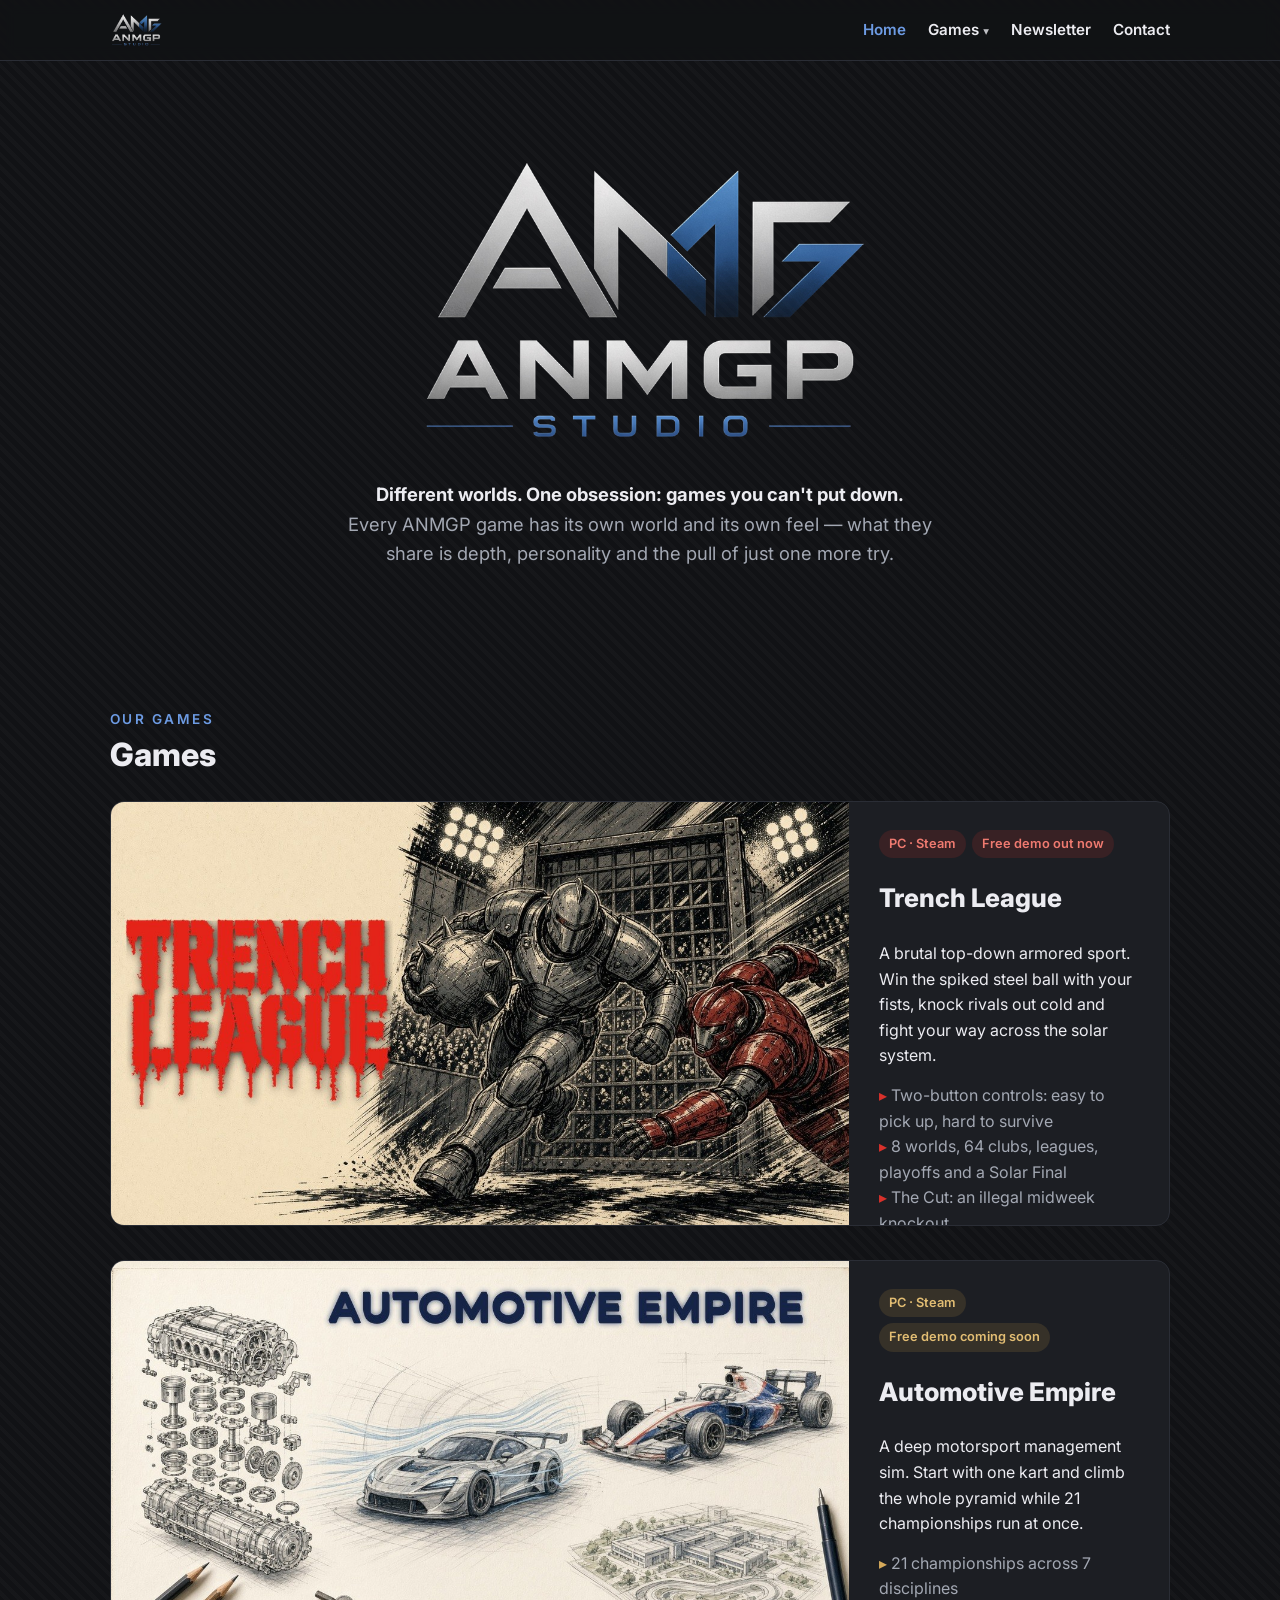
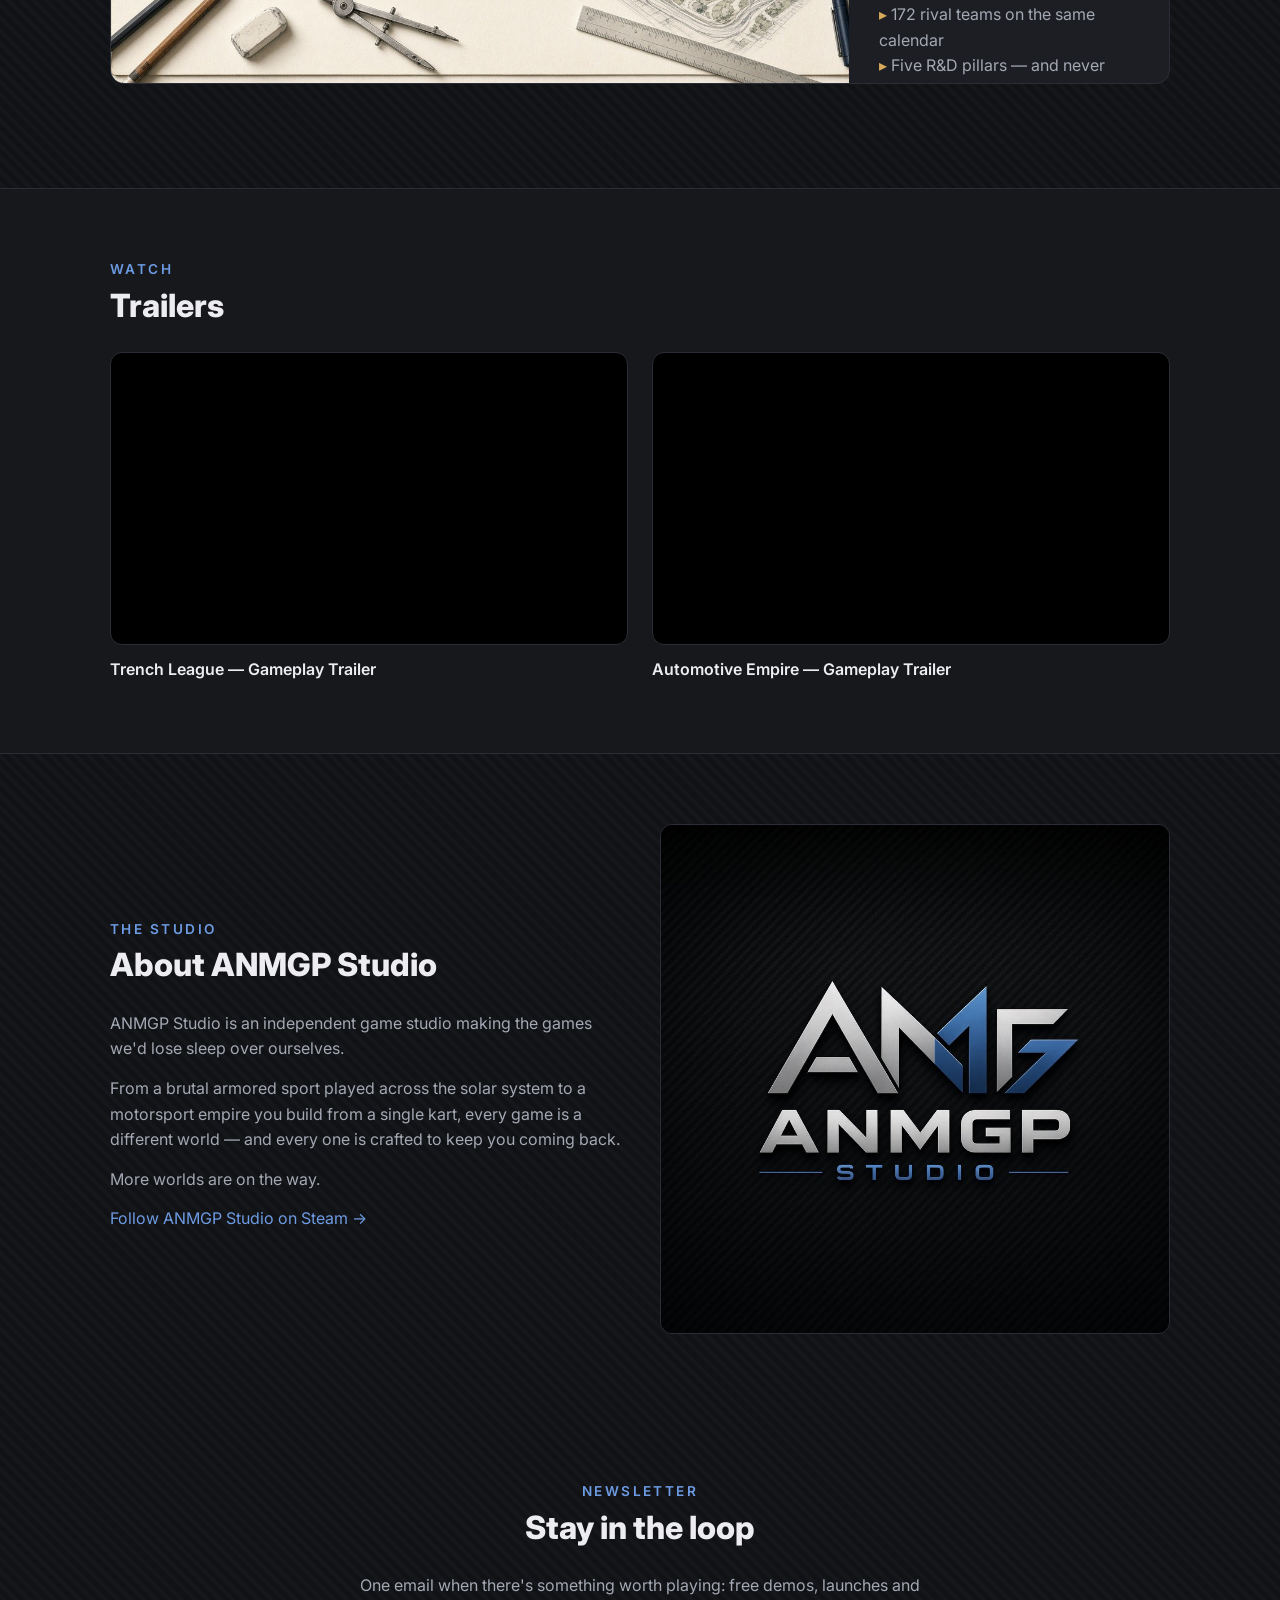
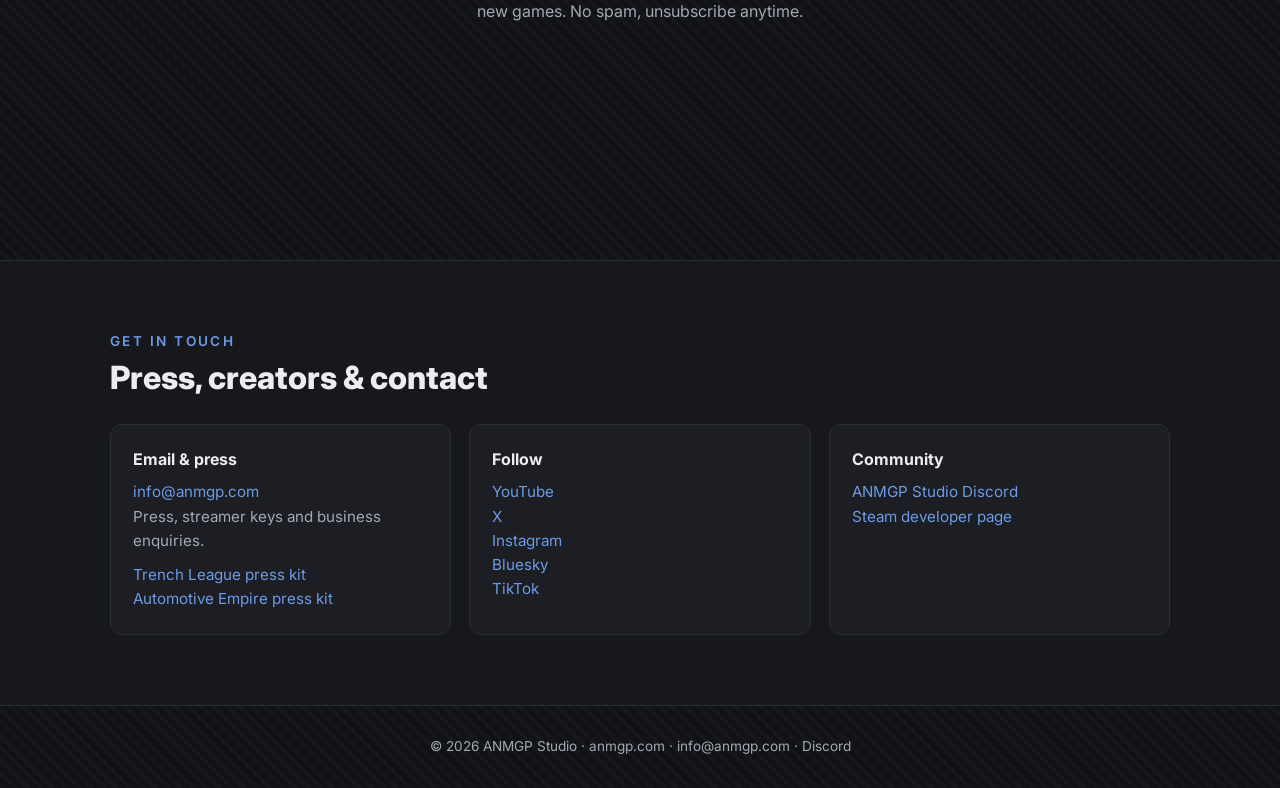
<file: index.html>
<!doctype html>
<html lang="en">
<head>
<meta charset="utf-8">
<meta name="viewport" content="width=device-width, initial-scale=1">
<title>ANMGP Studio — Independent Game Studio</title>
<meta name="description" content="ANMGP Studio is an independent game studio. Different worlds, one obsession: games you can't put down. Trench League · Automotive Empire.">
<meta property="og:title" content="ANMGP Studio — Independent Game Studio">
<meta property="og:description" content="ANMGP Studio is an independent game studio. Different worlds, one obsession: games you can't put down. Trench League · Automotive Empire.">
<meta property="og:image" content="https://anmgp.com/og-image.jpg">
<meta property="og:url" content="https://anmgp.com/">
<meta name="twitter:card" content="summary_large_image">
<meta name="twitter:image" content="https://anmgp.com/og-image.jpg">
<link rel="canonical" href="https://anmgp.com/">
<link rel="icon" href="/favicon.png">
<link rel="preconnect" href="https://fonts.googleapis.com">
<link href="https://fonts.googleapis.com/css2?family=Inter:wght@400;600;800&display=swap" rel="stylesheet">
<link rel="stylesheet" href="/style.css?v=5">
</head>
<body class="">
<nav><div class="wrap">
  <a class="brand" href="/"><img src="/anmgp-logo.png" alt="ANMGP Studio"></a>
  <button class="menu-btn" aria-label="Menu" aria-expanded="false">Menu ☰</button>
  <ul><li><a href="/" class="cur">Home</a></li><li class="dd"><a href="/#games" aria-haspopup="true">Games <span class="caret">▾</span></a>
    <ul class="sub"><li><a href="/trench-league/">Trench League</a></li><li><a href="/automotive-empire/">Automotive Empire</a></li></ul></li><li><a href="#newsletter">Newsletter</a></li><li><a href="#contact">Contact</a></li></ul>
</div></nav>

<header class="hero"><div class="wrap">
  <img src="/anmgp-logo.png" alt="ANMGP Studio logo">
  <p><strong style="color:var(--text)">Different worlds. One obsession: games you can't put down.</strong><br>Every ANMGP game has its own world and its own feel — what they share is depth, personality and the pull of just one more try.</p>
</div></header>

<section id="games"><div class="wrap">
  <div class="eyebrow">Our games</div>
  <h2>Games</h2>

  <article class="game tl">
    <a class="art" href="/trench-league/" aria-label="Trench League" style="background-image:url('/trench-league-art.jpg?v=4')"></a>
    <div class="info">
      <div><span class="tag">PC · Steam</span><span class="tag">Free demo out now</span></div>
      <h3>Trench League</h3>
      <p>A brutal top-down armored sport. Win the spiked steel ball with your fists, knock rivals out cold and fight your way across the solar system.</p>
      <ul>
        <li>Two-button controls: easy to pick up, hard to survive</li>
        <li>8 worlds, 64 clubs, leagues, playoffs and a Solar Final</li>
        <li>The Cut: an illegal midweek knockout</li>
        <li>Local hot seat and online play: 1 vs 1, co-op, 2 vs 2, cups</li>
      </ul>
      <div class="btns">
        <a class="btn primary" href="https://store.steampowered.com/app/5378190/Trench_League/?utm_source=anmgp&utm_medium=website&utm_campaign=site" target="_blank" rel="noopener">Wishlist on Steam</a>
        <a class="btn" href="/trench-league/">Game page &amp; press kit</a>
      </div>
    </div>
  </article>

  <article class="game ae">
    <a class="art" href="/automotive-empire/" aria-label="Automotive Empire" style="background-image:url('/automotive-empire-art.jpg?v=3')"></a>
    <div class="info">
      <div><span class="tag">PC · Steam</span><span class="tag">Free demo coming soon</span></div>
      <h3>Automotive Empire</h3>
      <p>A deep motorsport management sim. Start with one kart and climb the whole pyramid while 21 championships run at once.</p>
      <ul>
        <li>21 championships across 7 disciplines</li>
        <li>172 rival teams on the same calendar</li>
        <li>Five R&amp;D pillars — and never enough budget</li>
        <li>From karting to GP, rally, stock cars and endurance</li>
      </ul>
      <div class="btns">
        <a class="btn primary" href="https://store.steampowered.com/app/5190350/Automotive_Empire/?utm_source=anmgp&utm_medium=website&utm_campaign=site" target="_blank" rel="noopener">Wishlist on Steam</a>
        <a class="btn" href="/automotive-empire/">Game page &amp; press kit</a>
      </div>
    </div>
  </article>
</div></section>

<section id="trailers" class="alt"><div class="wrap">
  <div class="eyebrow">Watch</div>
  <h2>Trailers</h2>
  <div class="trailers">
    <div>
      <div class="video"><iframe src="https://www.youtube-nocookie.com/embed/U1U60Q2gp5c" title="Trench League gameplay trailer" loading="lazy" allowfullscreen></iframe></div>
      <h4>Trench League — Gameplay Trailer</h4>
    </div>
    <div>
      <div class="video"><iframe src="https://www.youtube-nocookie.com/embed/Cq5T_GW8Kr4" title="Automotive Empire gameplay trailer" loading="lazy" allowfullscreen></iframe></div>
      <h4>Automotive Empire — Gameplay Trailer</h4>
    </div>
  </div>
</div></section>

<section id="about"><div class="wrap about">
  <div>
    <div class="eyebrow">The studio</div>
    <h2>About ANMGP Studio</h2>
    <p>ANMGP Studio is an independent game studio making the games we'd lose sleep over ourselves.</p>
    <p>From a brutal armored sport played across the solar system to a motorsport empire you build from a single kart, every game is a different world — and every one is crafted to keep you coming back.</p><p>More worlds are on the way.</p>
    <p><a href="https://store.steampowered.com/developer/anmgpstudio" target="_blank" rel="noopener">Follow ANMGP Studio on Steam →</a></p>
  </div>
  <div><img src="/press/anmgp-studio-logo-dark.jpg" alt="ANMGP Studio logo" style="width:100%;border-radius:12px;border:1px solid var(--line)" loading="lazy"></div>
</div></section>

<section id="newsletter" class="newsletter"><div class="wrap">
  <div class="eyebrow">Newsletter</div>
  <h2>Stay in the loop</h2>
  <p>One email when there's something worth playing: free demos, launches and new games. No spam, unsubscribe anytime.</p>
  <iframe title="ANMGP Studio newsletter sign-up" scrolling="no" src="https://zgnp-zngp.maillist-manage.com/ua/Optin?od=11287ecdb18c23&amp;zx=137b72d14&amp;lD=117ec2754353e008e&amp;sD=117ec2754353e0094"></iframe>
</div></section>

<section id="contact" class="alt"><div class="wrap">
  <div class="eyebrow">Get in touch</div>
  <h2>Press, creators &amp; contact</h2>
  <div class="grid3">
    <div class="box">
      <h4>Email &amp; press</h4>
      <p><a href="mailto:info@anmgp.com">info@anmgp.com</a></p>
      <p>Press, streamer keys and business enquiries.</p>
      <ul style="margin-top:10px">
        <li><a href="/trench-league/#press-kit">Trench League press kit</a></li>
        <li><a href="/automotive-empire/#press-kit">Automotive Empire press kit</a></li>
      </ul>
    </div>
    <div class="box">
      <h4>Follow</h4>
      <ul>
        <li><a href="https://www.youtube.com/@ANMGPStudio" target="_blank" rel="noopener">YouTube</a></li>
        <li><a href="https://x.com/ANMGP_Studio" target="_blank" rel="noopener">X</a></li>
        <li><a href="https://www.instagram.com/anmgp_studio" target="_blank" rel="noopener">Instagram</a></li>
        <li><a href="https://bsky.app/profile/anmgpstudio.bsky.social" target="_blank" rel="noopener">Bluesky</a></li>
        <li><a href="https://www.tiktok.com/@anmgpstudio" target="_blank" rel="noopener">TikTok</a></li>
      </ul>
    </div>
    <div class="box">
      <h4>Community</h4>
      <ul>
        <li><a href="https://discord.gg/Q7x3nkkTrd" target="_blank" rel="noopener">ANMGP Studio Discord</a></li>
        <li><a href="https://store.steampowered.com/developer/anmgpstudio" target="_blank" rel="noopener">Steam developer page</a></li>
      </ul>
    </div>
  </div>
</div></section>
<footer><div class="wrap">© 2026 ANMGP Studio · <a href="/">anmgp.com</a> · <a href="mailto:info@anmgp.com">info@anmgp.com</a> · <a href="https://discord.gg/Q7x3nkkTrd" target="_blank" rel="noopener">Discord</a></div></footer>
<script>document.querySelector(".menu-btn").addEventListener("click",function(){var n=document.querySelector("nav");n.classList.toggle("open");this.setAttribute("aria-expanded",n.classList.contains("open"))});document.querySelectorAll("nav ul a").forEach(function(a){a.addEventListener("click",function(){document.querySelector("nav").classList.remove("open")})});</script>
<script>function loadScript(a){var b=document.getElementsByTagName("head")[0],c=document.createElement("script");c.type="text/javascript",c.src="https://tracker.metricool.com/resources/be.js",c.onreadystatechange=a,c.onload=a,b.appendChild(c)}loadScript(function(){beTracker.t({hash:"51fbc312f16afc38004ffeea787fbb4f"})});</script>
</body>
</html>
</file>
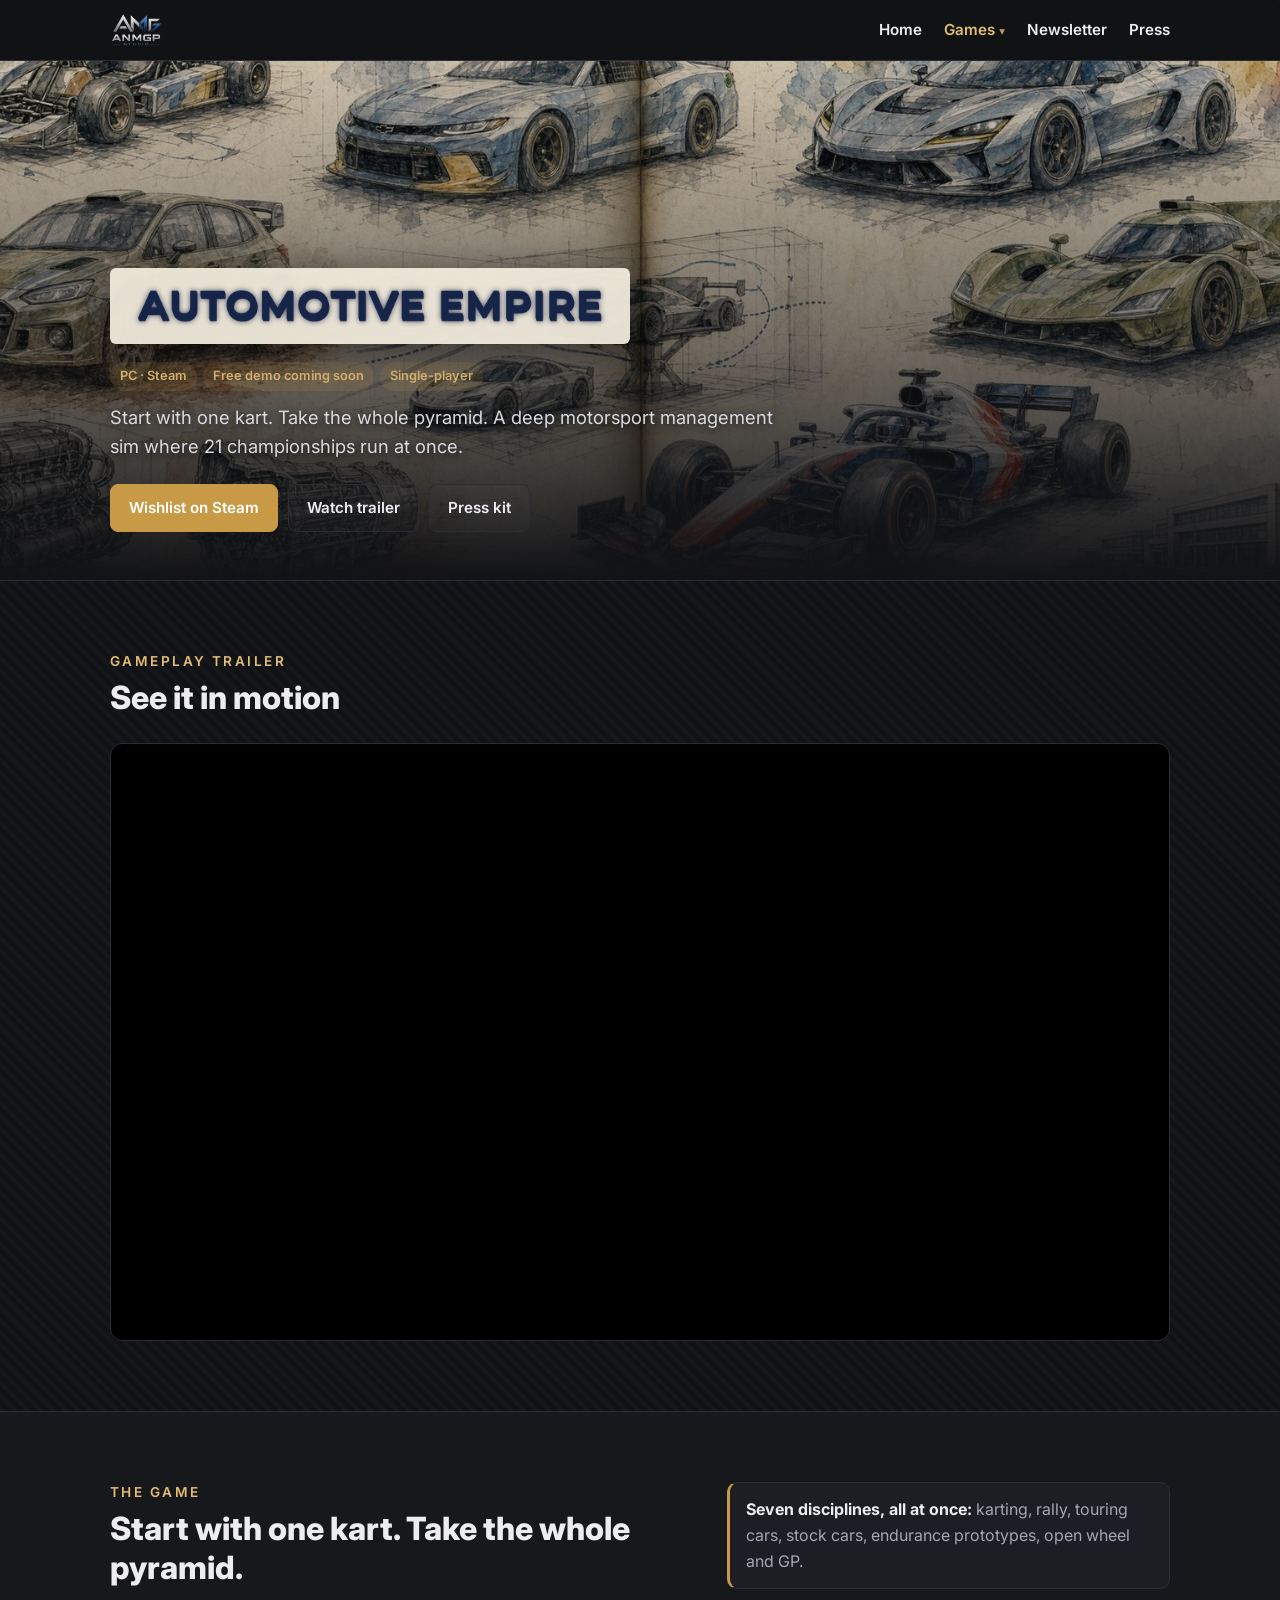
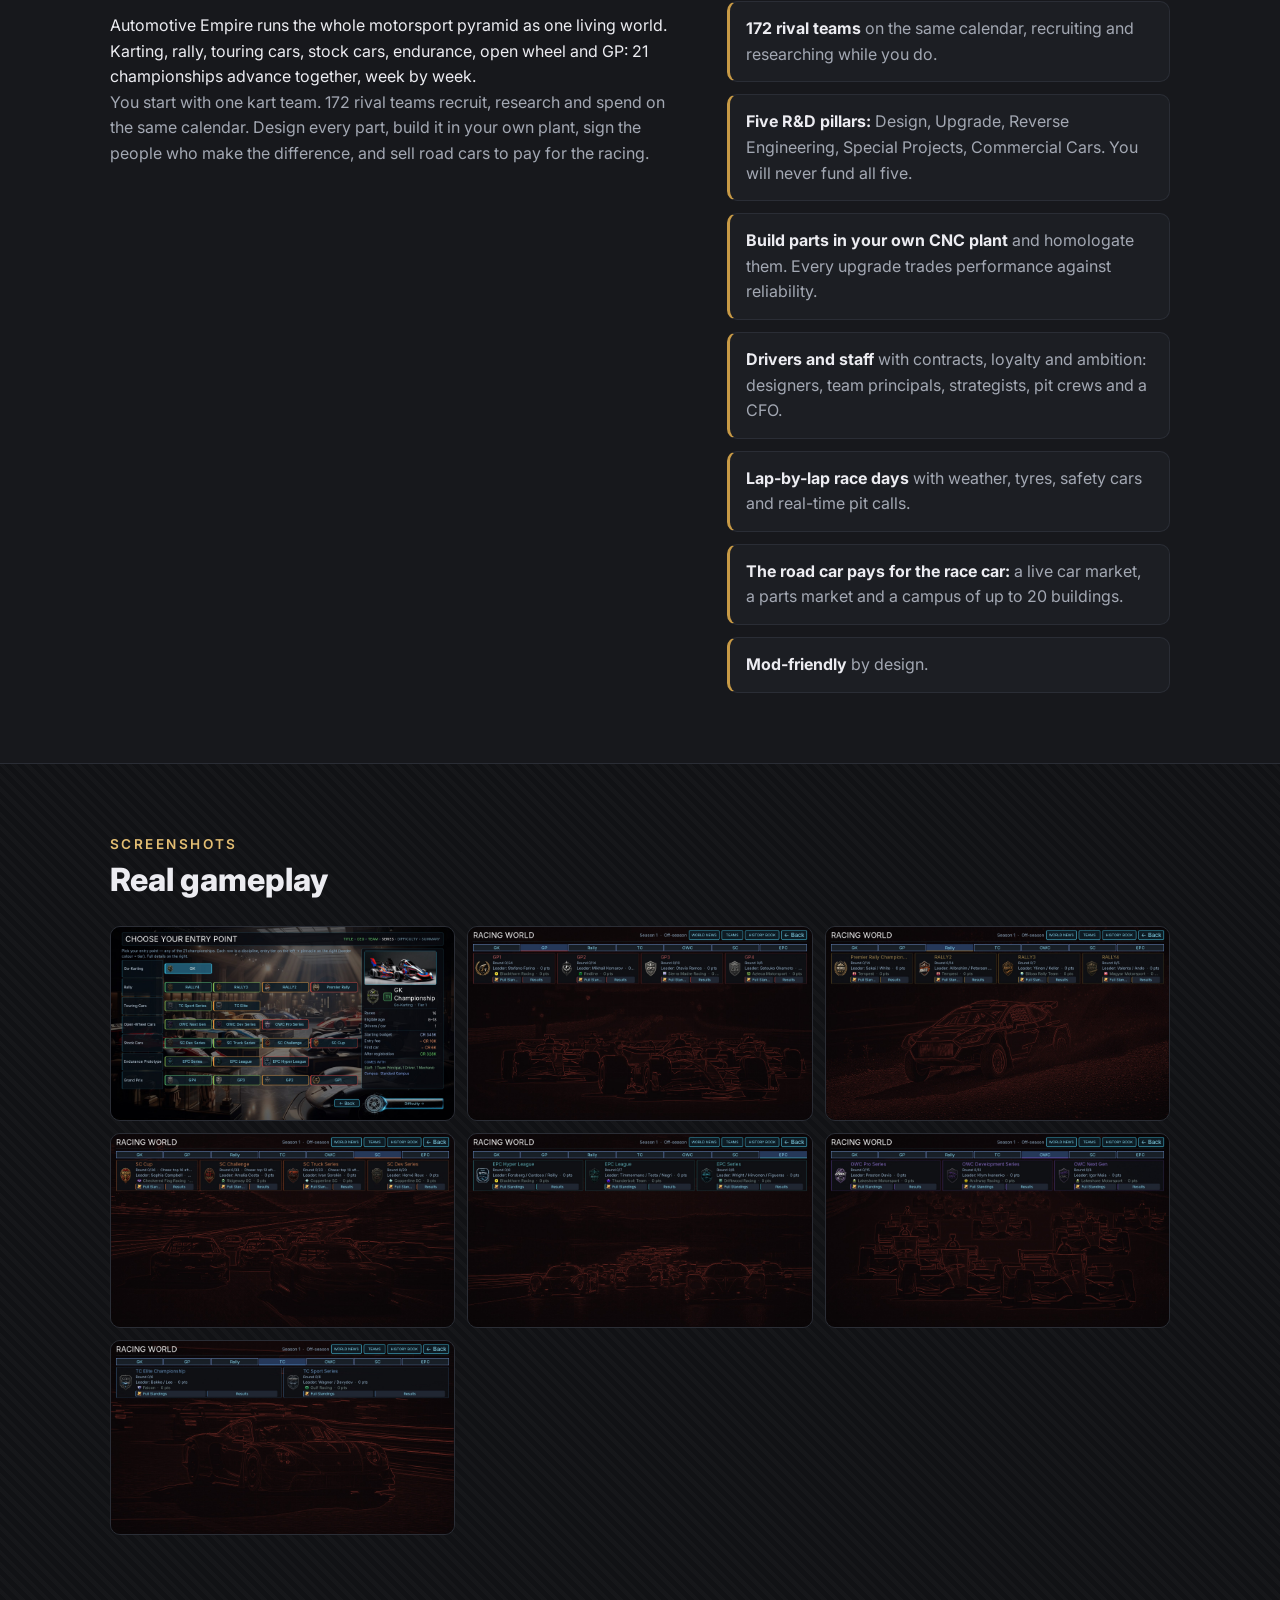
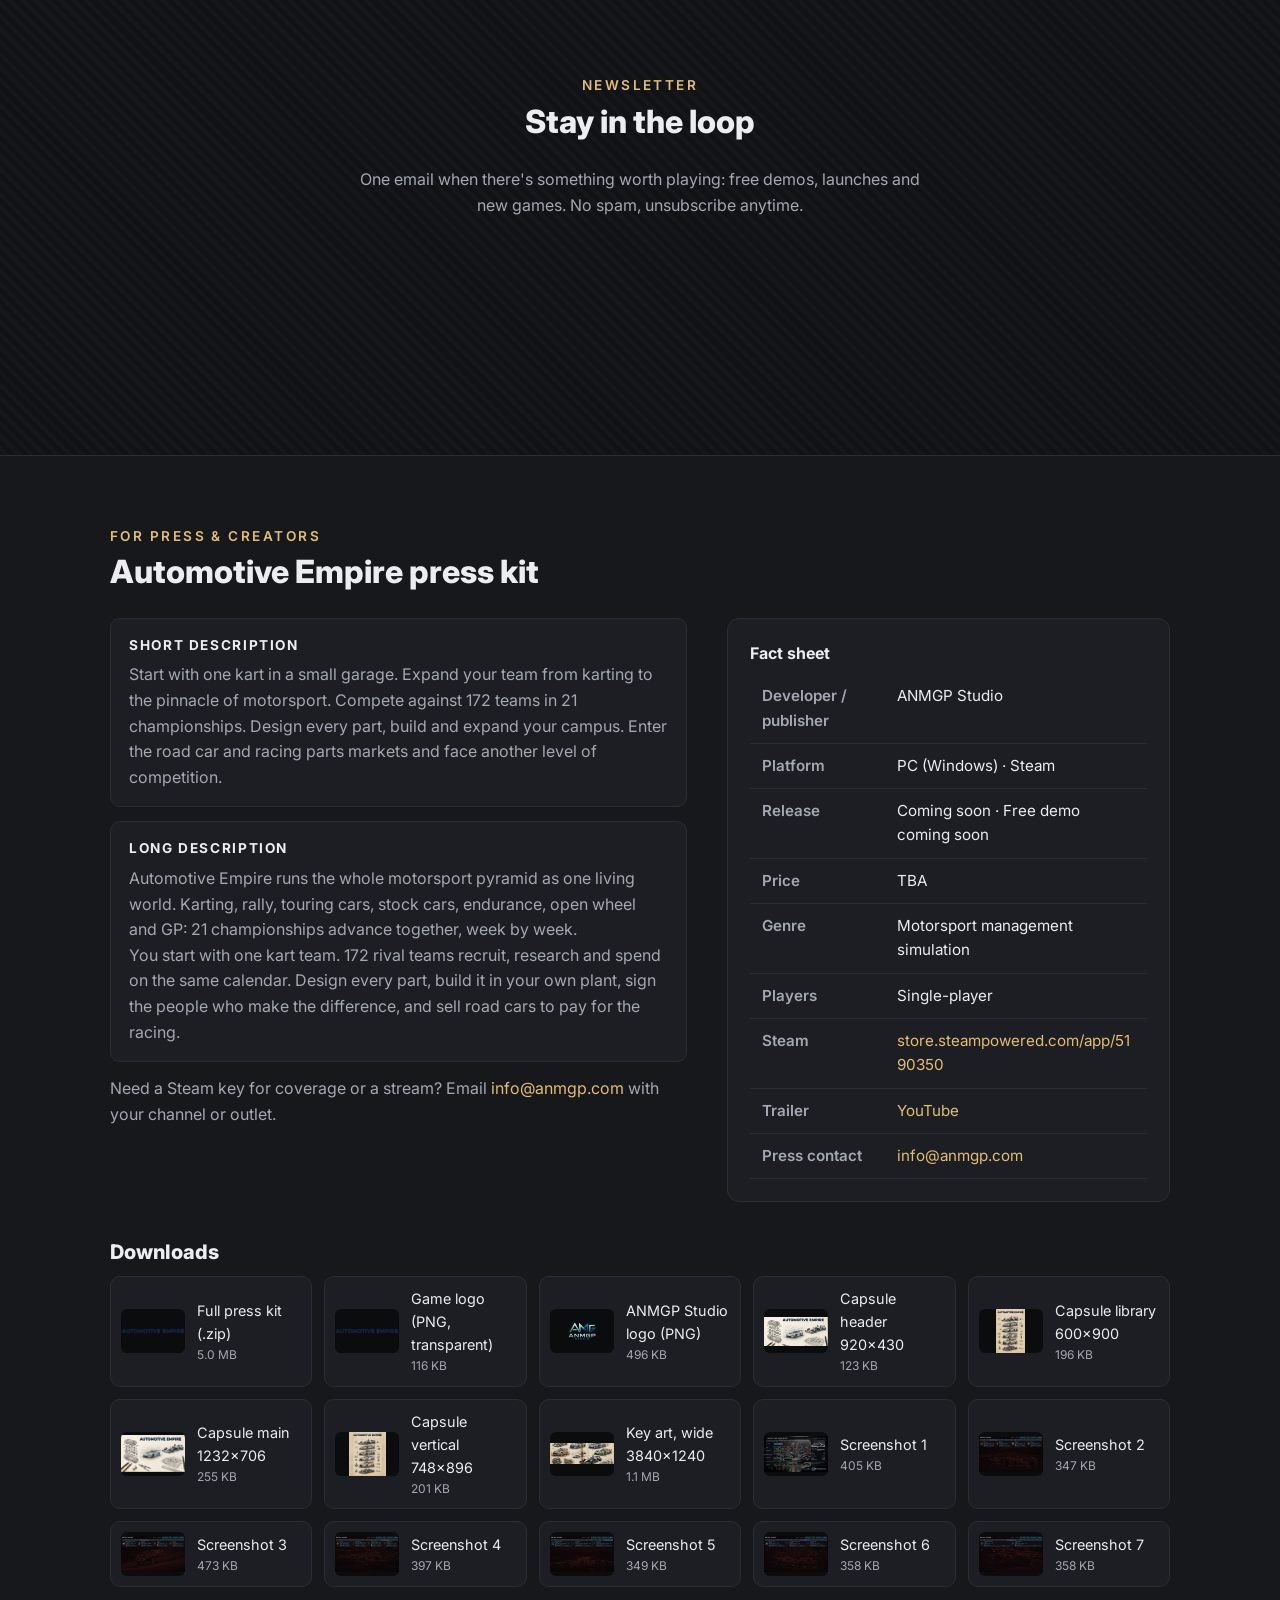
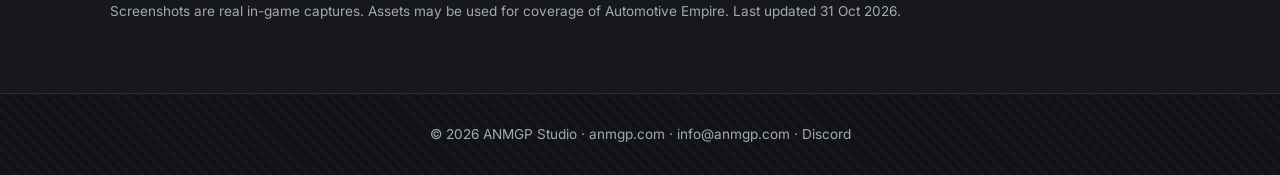
<file: automotive-empire/index.html>
<!doctype html>
<html lang="en">
<head>
<meta charset="utf-8">
<meta name="viewport" content="width=device-width, initial-scale=1">
<title>Automotive Empire — ANMGP Studio</title>
<meta name="description" content="Start with one kart in a small garage. Expand your team from karting to the pinnacle of motorsport. Compete against 172 teams in 21 championships. Design every part, build and expand your campus. Enter the road car and racing parts markets and face another level of competition.">
<meta property="og:title" content="Automotive Empire — ANMGP Studio">
<meta property="og:description" content="Start with one kart in a small garage. Expand your team from karting to the pinnacle of motorsport. Compete against 172 teams in 21 championships. Design every part, build and expand your campus. Enter the road car and racing parts markets and face another level of competition.">
<meta property="og:image" content="https://anmgp.com/automotive-empire/press/automotive-empire-capsule-main-1232x706.jpg">
<meta property="og:url" content="https://anmgp.com/automotive-empire/">
<meta name="twitter:card" content="summary_large_image">
<meta name="twitter:image" content="https://anmgp.com/automotive-empire/press/automotive-empire-capsule-main-1232x706.jpg">
<link rel="canonical" href="https://anmgp.com/automotive-empire/">
<link rel="icon" href="/favicon.png">
<link rel="preconnect" href="https://fonts.googleapis.com">
<link href="https://fonts.googleapis.com/css2?family=Inter:wght@400;600;800&display=swap" rel="stylesheet">
<link rel="stylesheet" href="/style.css?v=5">
</head>
<body class="ae">
<nav><div class="wrap">
  <a class="brand" href="/"><img src="/anmgp-logo.png" alt="ANMGP Studio"></a>
  <button class="menu-btn" aria-label="Menu" aria-expanded="false">Menu ☰</button>
  <ul><li><a href="/">Home</a></li><li class="dd"><a href="/#games" class="cur" aria-haspopup="true">Games <span class="caret">▾</span></a>
    <ul class="sub"><li><a href="/trench-league/">Trench League</a></li><li><a href="/automotive-empire/" class="cur">Automotive Empire</a></li></ul></li><li><a href="#newsletter">Newsletter</a></li><li><a href="#press-kit">Press</a></li></ul>
</div></nav>

<header class="ghero" style="background-image:url('/automotive-empire/hero.jpg?v=2')"><div class="wrap">
  <img class="glogo" src="/automotive-empire/press/automotive-empire-logo.png" alt="Automotive Empire">
  <div><span class="tag">PC · Steam</span><span class="tag">Free demo coming soon</span><span class="tag">Single-player</span></div>
  <p class="lead">Start with one kart. Take the whole pyramid. A deep motorsport management sim where 21 championships run at once.</p>
  <div class="btns">
    <a class="btn primary" href="https://store.steampowered.com/app/5190350/Automotive_Empire/?utm_source=anmgp&utm_medium=website&utm_campaign=automotive-empire" target="_blank" rel="noopener">Wishlist on Steam</a>
    <a class="btn" href="#trailer">Watch trailer</a>
    <a class="btn" href="#press-kit">Press kit</a>
  </div>
</div></header>

<section id="trailer"><div class="wrap">
  <div class="eyebrow">Gameplay trailer</div>
  <h2>See it in motion</h2>
  <div class="video"><iframe src="https://www.youtube-nocookie.com/embed/Cq5T_GW8Kr4" title="Automotive Empire gameplay trailer" loading="lazy" allowfullscreen></iframe></div>
</div></section>

<section id="about" class="alt"><div class="wrap cols">
  <div>
    <div class="eyebrow">The game</div>
    <h2>Start with one kart. Take the whole pyramid.</h2>
    <p>Automotive Empire runs the whole motorsport pyramid as one living world. Karting, rally, touring cars, stock cars, endurance, open wheel and GP: 21 championships advance together, week by week.</p><p class="muted">You start with one kart team. 172 rival teams recruit, research and spend on the same calendar. Design every part, build it in your own plant, sign the people who make the difference, and sell road cars to pay for the racing.</p>
    <iframe class="steamw" src="https://store.steampowered.com/widget/5190350/" loading="lazy" title="Automotive Empire on Steam" style="margin-top:22px"></iframe>
  </div>
  <ul class="feat"><li><b>Seven disciplines, all at once:</b> karting, rally, touring cars, stock cars, endurance prototypes, open wheel and GP.</li><li><b>172 rival teams</b> on the same calendar, recruiting and researching while you do.</li><li><b>Five R&amp;D pillars:</b> Design, Upgrade, Reverse Engineering, Special Projects, Commercial Cars. You will never fund all five.</li><li><b>Build parts in your own CNC plant</b> and homologate them. Every upgrade trades performance against reliability.</li><li><b>Drivers and staff</b> with contracts, loyalty and ambition: designers, team principals, strategists, pit crews and a CFO.</li><li><b>Lap-by-lap race days</b> with weather, tyres, safety cars and real-time pit calls.</li><li><b>The road car pays for the race car:</b> a live car market, a parts market and a campus of up to 20 buildings.</li><li><b>Mod-friendly</b> by design.</li></ul>
</div></section>

<section id="screenshots"><div class="wrap">
  <div class="eyebrow">Screenshots</div>
  <h2>Real gameplay</h2>
  <div class="shots"><a href="/automotive-empire/press/automotive-empire-screenshot-01-choose-entry-point.jpg" target="_blank" rel="noopener"><img src="/automotive-empire/press/automotive-empire-screenshot-01-choose-entry-point.jpg" alt="Automotive Empire screenshot" loading="lazy"></a><a href="/automotive-empire/press/automotive-empire-screenshot-02-gp-championship.jpg" target="_blank" rel="noopener"><img src="/automotive-empire/press/automotive-empire-screenshot-02-gp-championship.jpg" alt="Automotive Empire screenshot" loading="lazy"></a><a href="/automotive-empire/press/automotive-empire-screenshot-03-rally.jpg" target="_blank" rel="noopener"><img src="/automotive-empire/press/automotive-empire-screenshot-03-rally.jpg" alt="Automotive Empire screenshot" loading="lazy"></a><a href="/automotive-empire/press/automotive-empire-screenshot-04-stock-cars.jpg" target="_blank" rel="noopener"><img src="/automotive-empire/press/automotive-empire-screenshot-04-stock-cars.jpg" alt="Automotive Empire screenshot" loading="lazy"></a><a href="/automotive-empire/press/automotive-empire-screenshot-05-endurance.jpg" target="_blank" rel="noopener"><img src="/automotive-empire/press/automotive-empire-screenshot-05-endurance.jpg" alt="Automotive Empire screenshot" loading="lazy"></a><a href="/automotive-empire/press/automotive-empire-screenshot-06-open-wheel.jpg" target="_blank" rel="noopener"><img src="/automotive-empire/press/automotive-empire-screenshot-06-open-wheel.jpg" alt="Automotive Empire screenshot" loading="lazy"></a><a href="/automotive-empire/press/automotive-empire-screenshot-07-touring-cars.jpg" target="_blank" rel="noopener"><img src="/automotive-empire/press/automotive-empire-screenshot-07-touring-cars.jpg" alt="Automotive Empire screenshot" loading="lazy"></a></div>
</div></section>

<section id="newsletter" class="newsletter"><div class="wrap">
  <div class="eyebrow">Newsletter</div>
  <h2>Stay in the loop</h2>
  <p>One email when there's something worth playing: free demos, launches and new games. No spam, unsubscribe anytime.</p>
  <iframe title="ANMGP Studio newsletter sign-up" scrolling="no" src="https://zgnp-zngp.maillist-manage.com/ua/Optin?od=11287ecdb18c23&amp;zx=137b72d14&amp;lD=117ec2754353e008e&amp;sD=117ec2754353e0094"></iframe>
</div></section>

<section id="press-kit" class="alt"><div class="wrap">
  <div class="eyebrow">For press &amp; creators</div>
  <h2>Automotive Empire press kit</h2>
  <div class="cols">
    <div>
      <div class="copy"><h4>Short description</h4>Start with one kart in a small garage. Expand your team from karting to the pinnacle of motorsport. Compete against 172 teams in 21 championships. Design every part, build and expand your campus. Enter the road car and racing parts markets and face another level of competition.</div>
      <div class="copy"><h4>Long description</h4><p>Automotive Empire runs the whole motorsport pyramid as one living world. Karting, rally, touring cars, stock cars, endurance, open wheel and GP: 21 championships advance together, week by week.</p><p class="muted">You start with one kart team. 172 rival teams recruit, research and spend on the same calendar. Design every part, build it in your own plant, sign the people who make the difference, and sell road cars to pay for the racing.</p></div>
      <p class="muted">Need a Steam key for coverage or a stream? Email <a href="mailto:info@anmgp.com?subject=Automotive%20Empire%20key%20request">info@anmgp.com</a> with your channel or outlet.</p>
    </div>
    <div class="box"><h4>Fact sheet</h4><table class="facts"><tr><th>Developer / publisher</th><td>ANMGP Studio</td></tr><tr><th>Platform</th><td>PC (Windows) · Steam</td></tr><tr><th>Release</th><td>Coming soon · Free demo coming soon</td></tr><tr><th>Price</th><td>TBA</td></tr><tr><th>Genre</th><td>Motorsport management simulation</td></tr><tr><th>Players</th><td>Single-player</td></tr><tr><th>Steam</th><td><a href="https://store.steampowered.com/app/5190350/Automotive_Empire/" target="_blank" rel="noopener">store.steampowered.com/app/5190350</a></td></tr><tr><th>Trailer</th><td><a href="https://www.youtube.com/watch?v=Cq5T_GW8Kr4" target="_blank" rel="noopener">YouTube</a></td></tr><tr><th>Press contact</th><td><a href="mailto:info@anmgp.com">info@anmgp.com</a></td></tr></table></div>
  </div>
  <h3 style="margin-top:34px">Downloads</h3>
  <div class="dl"><a href="/automotive-empire/press/automotive-empire-presskit.zip" download><img src="/automotive-empire/press/automotive-empire-logo.png" alt="" loading="lazy"><span>Full press kit (.zip)<small>5.0 MB</small></span></a><a href="/automotive-empire/press/automotive-empire-logo.png" download><img src="/automotive-empire/press/automotive-empire-logo.png" alt="" loading="lazy"><span>Game logo (PNG, transparent)<small>116 KB</small></span></a><a href="/press/anmgp-studio-logo.png" download><img src="/press/anmgp-studio-logo.png" alt="" loading="lazy"><span>ANMGP Studio logo (PNG)<small>496 KB</small></span></a><a href="/automotive-empire/press/automotive-empire-capsule-header-920x430.jpg" download><img src="/automotive-empire/press/automotive-empire-capsule-header-920x430.jpg" alt="" loading="lazy"><span>Capsule header 920x430<small>123 KB</small></span></a><a href="/automotive-empire/press/automotive-empire-capsule-library-600x900.jpg" download><img src="/automotive-empire/press/automotive-empire-capsule-library-600x900.jpg" alt="" loading="lazy"><span>Capsule library 600x900<small>196 KB</small></span></a><a href="/automotive-empire/press/automotive-empire-capsule-main-1232x706.jpg" download><img src="/automotive-empire/press/automotive-empire-capsule-main-1232x706.jpg" alt="" loading="lazy"><span>Capsule main 1232x706<small>255 KB</small></span></a><a href="/automotive-empire/press/automotive-empire-capsule-vertical-748x896.jpg" download><img src="/automotive-empire/press/automotive-empire-capsule-vertical-748x896.jpg" alt="" loading="lazy"><span>Capsule vertical 748x896<small>201 KB</small></span></a><a href="/automotive-empire/press/automotive-empire-keyart-wide-3840x1240.jpg" download><img src="/automotive-empire/press/automotive-empire-keyart-wide-3840x1240.jpg" alt="" loading="lazy"><span>Key art, wide 3840x1240<small>1.1 MB</small></span></a><a href="/automotive-empire/press/automotive-empire-screenshot-01-choose-entry-point.jpg" download><img src="/automotive-empire/press/automotive-empire-screenshot-01-choose-entry-point.jpg" alt="" loading="lazy"><span>Screenshot 1<small>405 KB</small></span></a><a href="/automotive-empire/press/automotive-empire-screenshot-02-gp-championship.jpg" download><img src="/automotive-empire/press/automotive-empire-screenshot-02-gp-championship.jpg" alt="" loading="lazy"><span>Screenshot 2<small>347 KB</small></span></a><a href="/automotive-empire/press/automotive-empire-screenshot-03-rally.jpg" download><img src="/automotive-empire/press/automotive-empire-screenshot-03-rally.jpg" alt="" loading="lazy"><span>Screenshot 3<small>473 KB</small></span></a><a href="/automotive-empire/press/automotive-empire-screenshot-04-stock-cars.jpg" download><img src="/automotive-empire/press/automotive-empire-screenshot-04-stock-cars.jpg" alt="" loading="lazy"><span>Screenshot 4<small>397 KB</small></span></a><a href="/automotive-empire/press/automotive-empire-screenshot-05-endurance.jpg" download><img src="/automotive-empire/press/automotive-empire-screenshot-05-endurance.jpg" alt="" loading="lazy"><span>Screenshot 5<small>349 KB</small></span></a><a href="/automotive-empire/press/automotive-empire-screenshot-06-open-wheel.jpg" download><img src="/automotive-empire/press/automotive-empire-screenshot-06-open-wheel.jpg" alt="" loading="lazy"><span>Screenshot 6<small>358 KB</small></span></a><a href="/automotive-empire/press/automotive-empire-screenshot-07-touring-cars.jpg" download><img src="/automotive-empire/press/automotive-empire-screenshot-07-touring-cars.jpg" alt="" loading="lazy"><span>Screenshot 7<small>358 KB</small></span></a></div>
  <p class="note">Screenshots are real in-game captures. Assets may be used for coverage of Automotive Empire. Last updated 31 Oct 2026.</p>
</div></section>
<footer><div class="wrap">© 2026 ANMGP Studio · <a href="/">anmgp.com</a> · <a href="mailto:info@anmgp.com">info@anmgp.com</a> · <a href="https://discord.gg/Q7x3nkkTrd" target="_blank" rel="noopener">Discord</a></div></footer>
<script>document.querySelector(".menu-btn").addEventListener("click",function(){var n=document.querySelector("nav");n.classList.toggle("open");this.setAttribute("aria-expanded",n.classList.contains("open"))});document.querySelectorAll("nav ul a").forEach(function(a){a.addEventListener("click",function(){document.querySelector("nav").classList.remove("open")})});</script>
<script>function loadScript(a){var b=document.getElementsByTagName("head")[0],c=document.createElement("script");c.type="text/javascript",c.src="https://tracker.metricool.com/resources/be.js",c.onreadystatechange=a,c.onload=a,b.appendChild(c)}loadScript(function(){beTracker.t({hash:"51fbc312f16afc38004ffeea787fbb4f"})});</script>
</body>
</html>
</file>
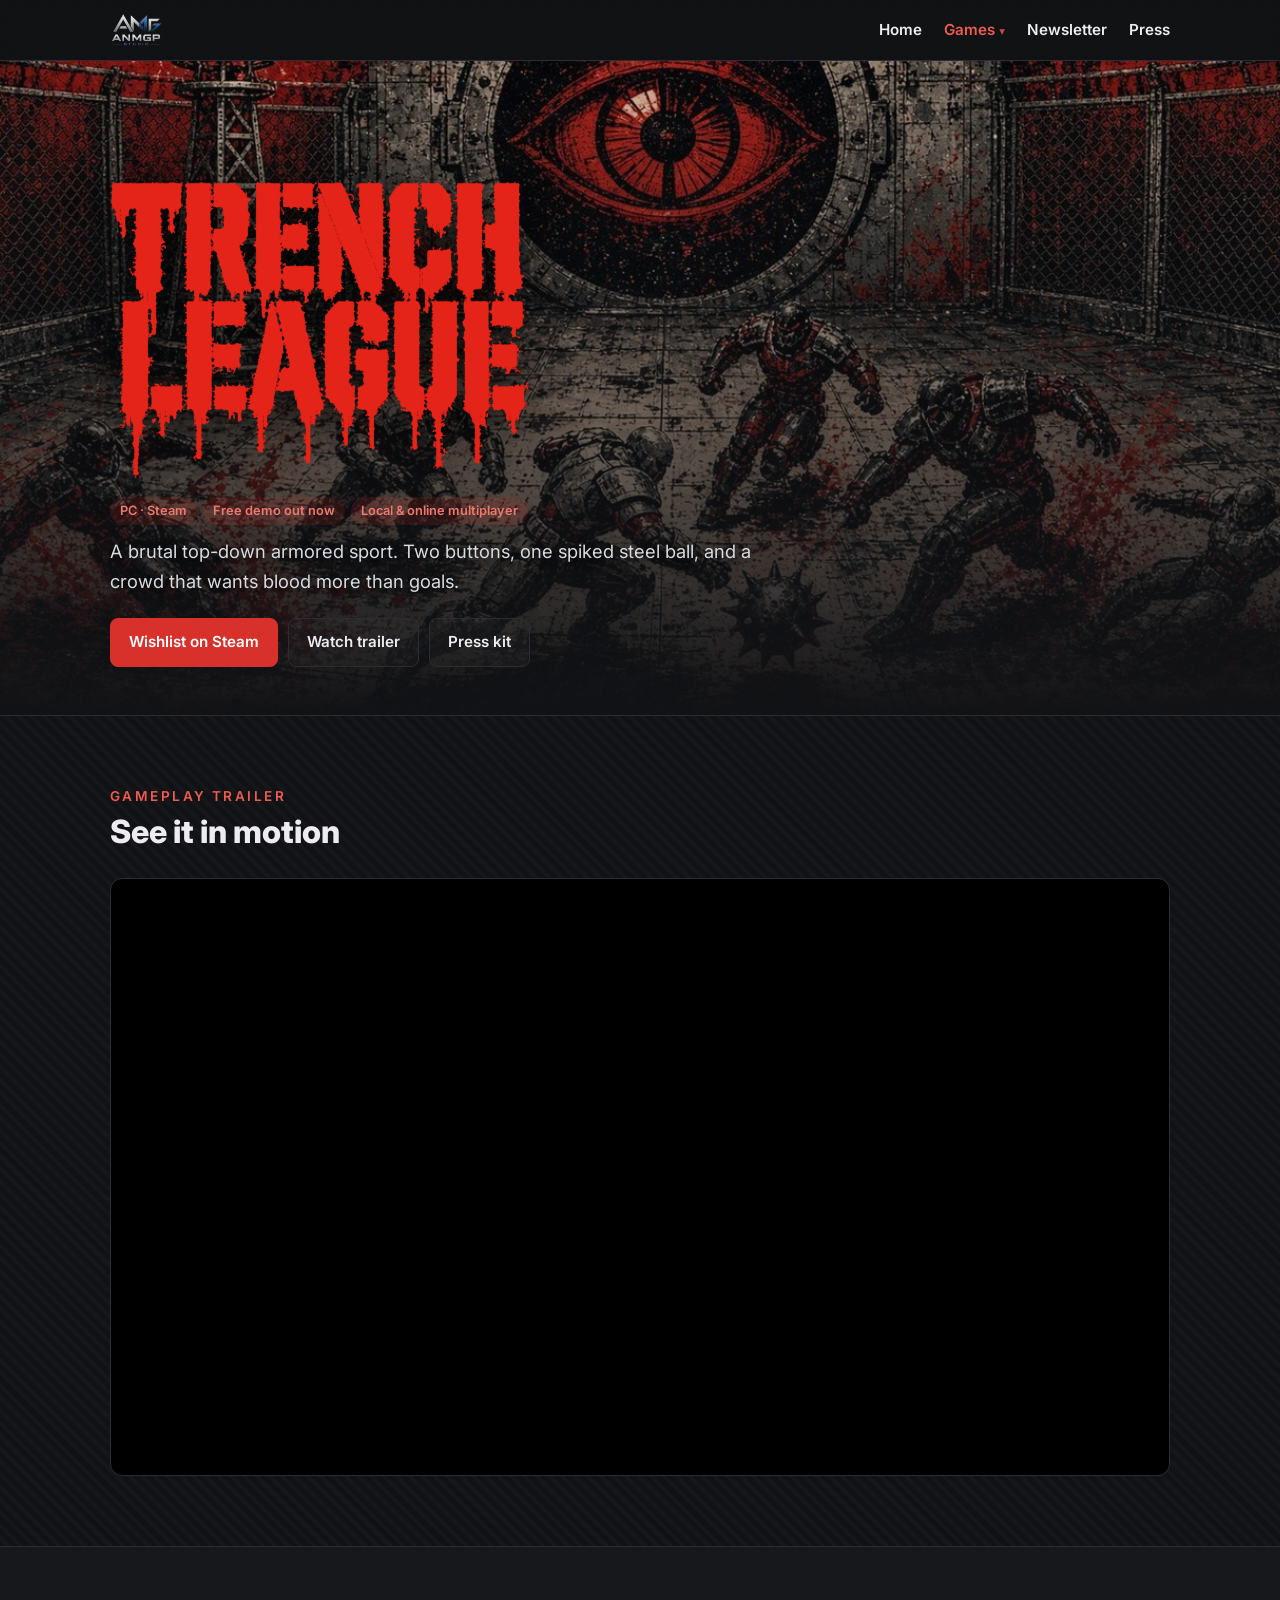
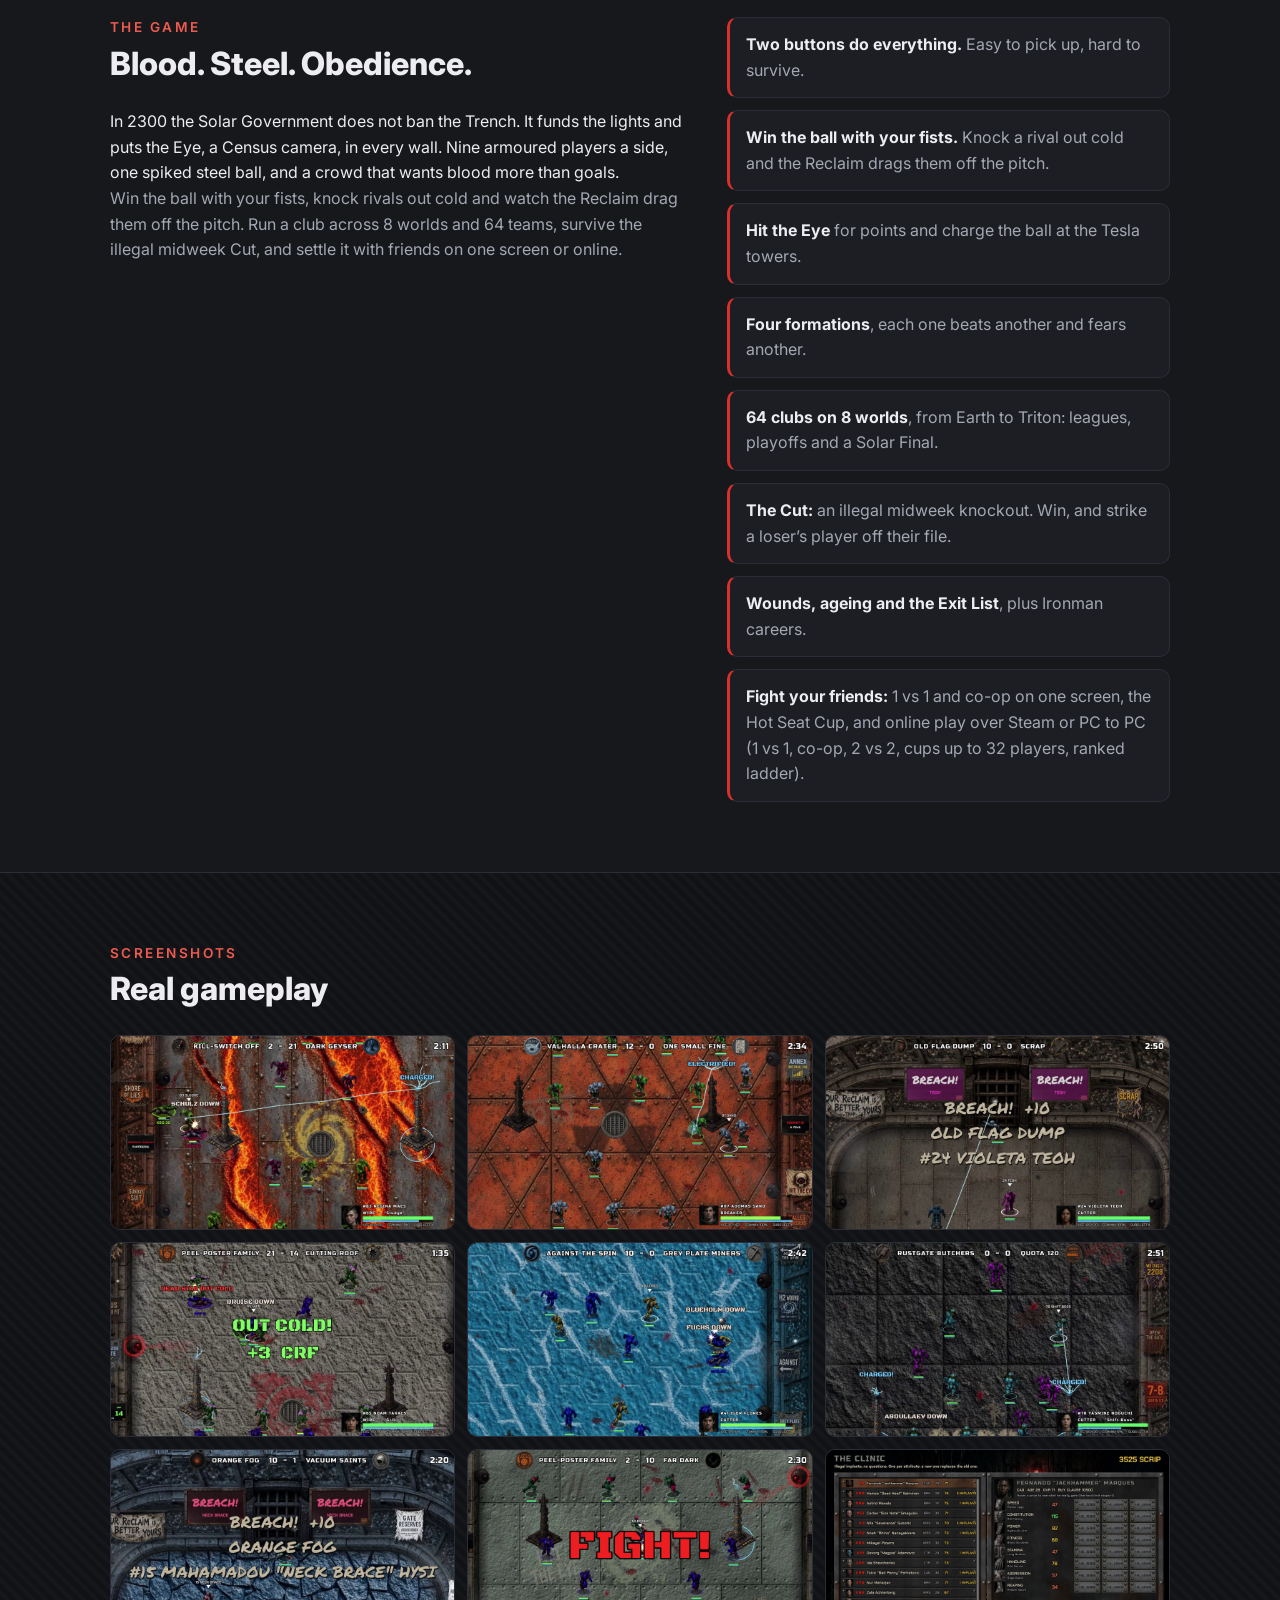
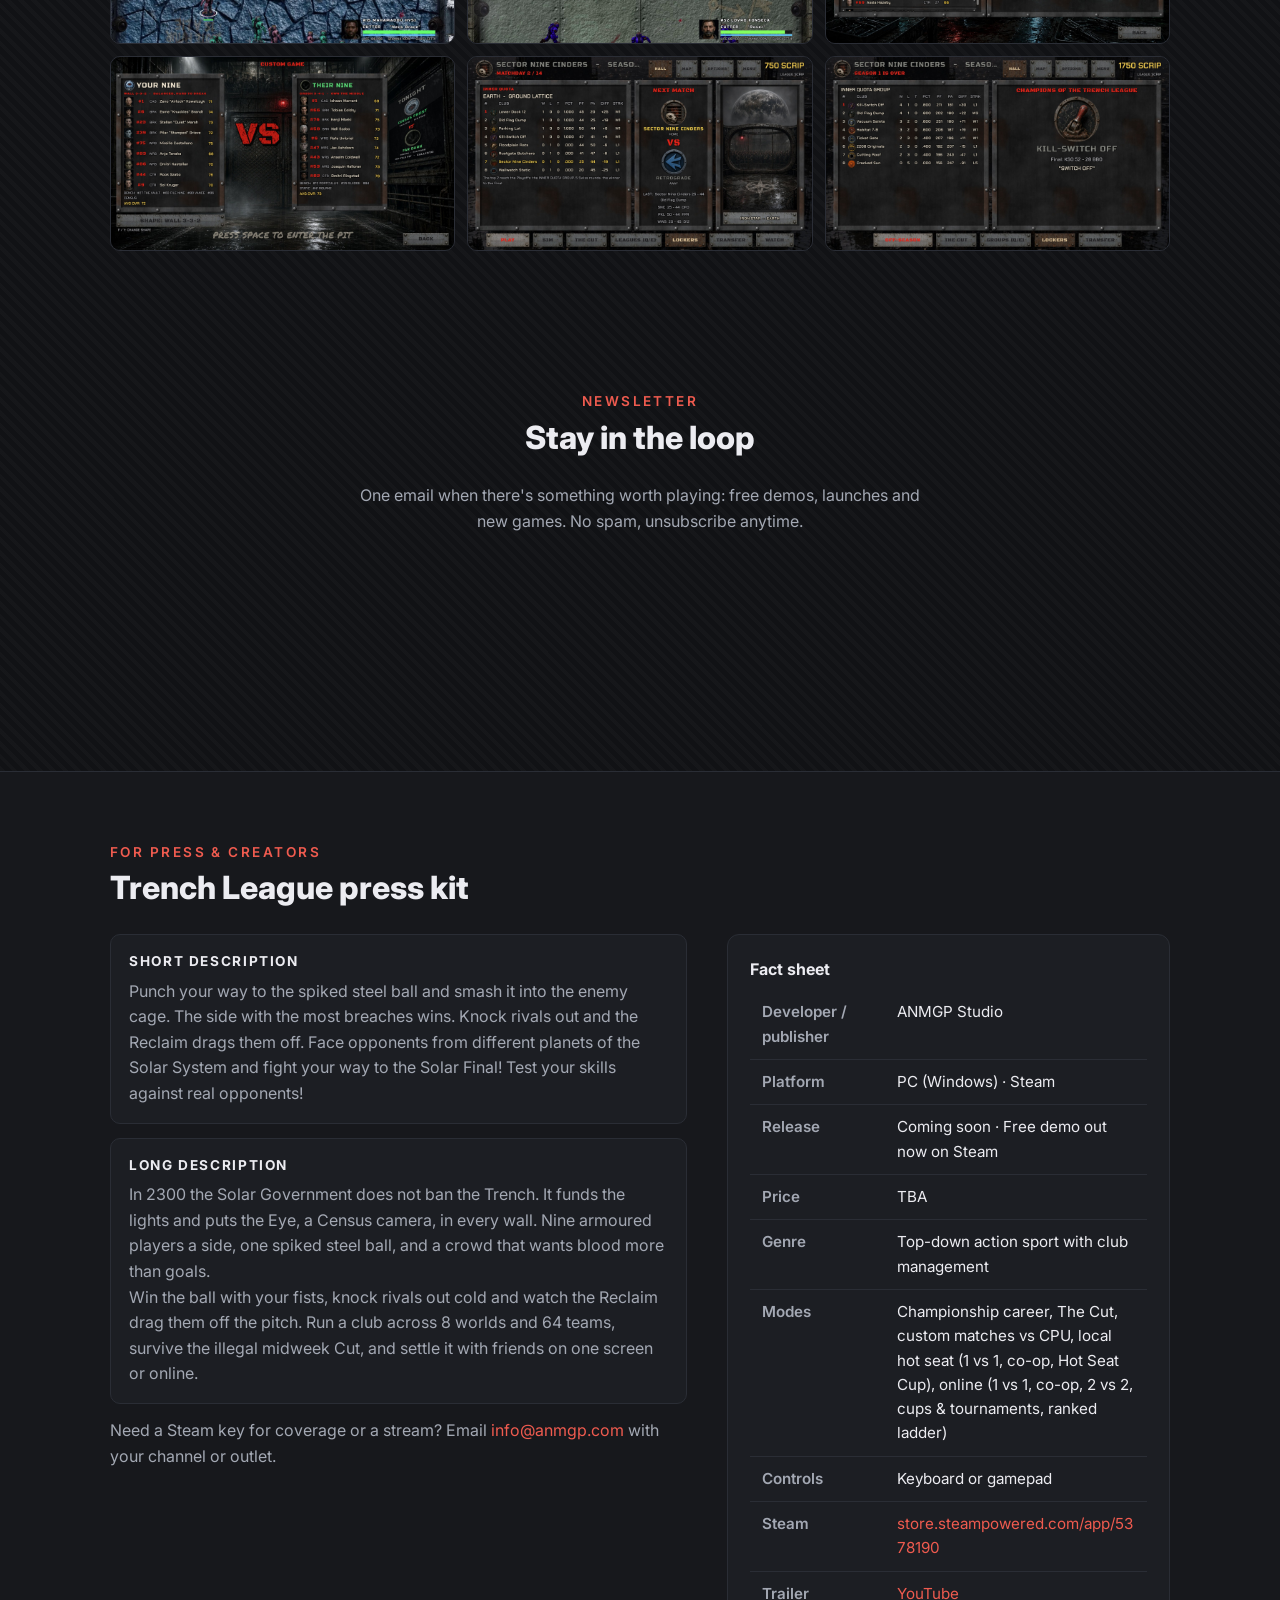
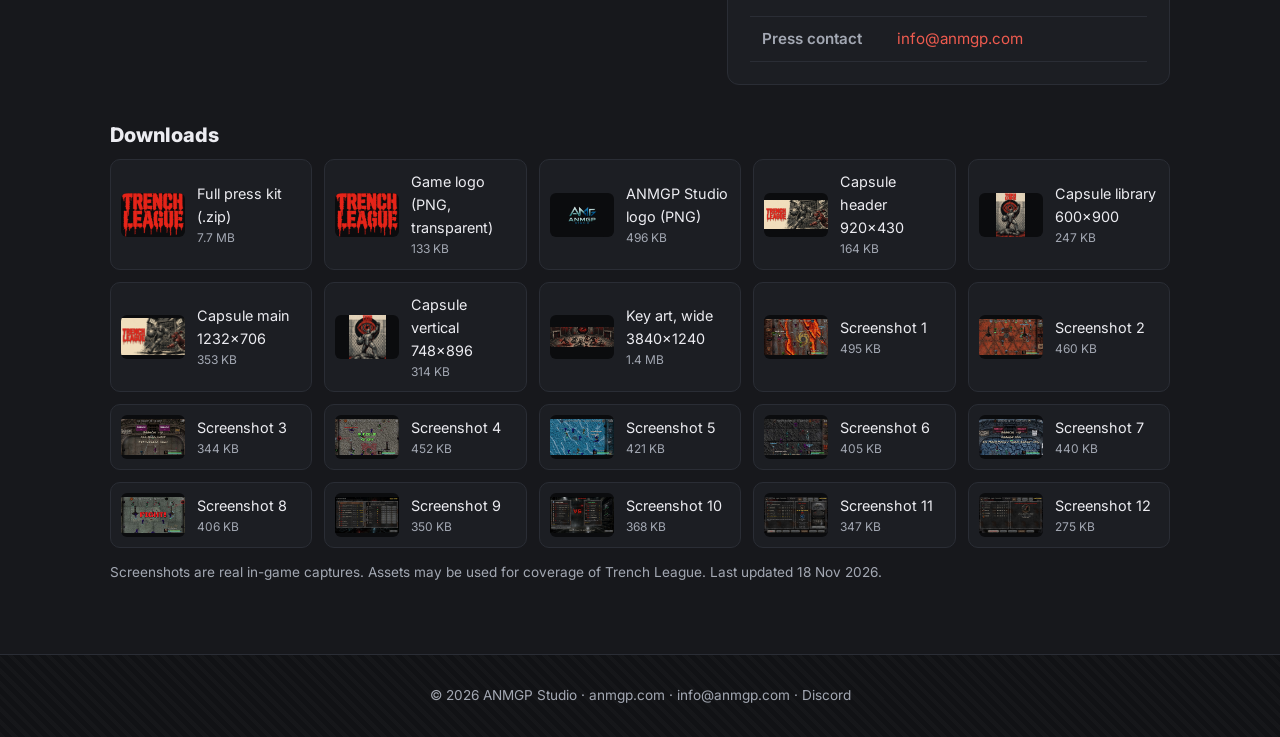
<file: trench-league/index.html>
<!doctype html>
<html lang="en">
<head>
<meta charset="utf-8">
<meta name="viewport" content="width=device-width, initial-scale=1">
<title>Trench League — ANMGP Studio</title>
<meta name="description" content="Punch your way to the spiked steel ball and smash it into the enemy cage. The side with the most breaches wins. Knock rivals out and the Reclaim drags them off. Face opponents from different planets of the Solar System and fight your way to the Solar Final! Test your skills against real opponents!">
<meta property="og:title" content="Trench League — ANMGP Studio">
<meta property="og:description" content="Punch your way to the spiked steel ball and smash it into the enemy cage. The side with the most breaches wins. Knock rivals out and the Reclaim drags them off. Face opponents from different planets of the Solar System and fight your way to the Solar Final! Test your skills against real opponents!">
<meta property="og:image" content="https://anmgp.com/trench-league/press/trench-league-capsule-main-1232x706.jpg">
<meta property="og:url" content="https://anmgp.com/trench-league/">
<meta name="twitter:card" content="summary_large_image">
<meta name="twitter:image" content="https://anmgp.com/trench-league/press/trench-league-capsule-main-1232x706.jpg">
<link rel="canonical" href="https://anmgp.com/trench-league/">
<link rel="icon" href="/favicon.png">
<link rel="preconnect" href="https://fonts.googleapis.com">
<link href="https://fonts.googleapis.com/css2?family=Inter:wght@400;600;800&display=swap" rel="stylesheet">
<link rel="stylesheet" href="/style.css?v=5">
</head>
<body class="tl">
<nav><div class="wrap">
  <a class="brand" href="/"><img src="/anmgp-logo.png" alt="ANMGP Studio"></a>
  <button class="menu-btn" aria-label="Menu" aria-expanded="false">Menu ☰</button>
  <ul><li><a href="/">Home</a></li><li class="dd"><a href="/#games" class="cur" aria-haspopup="true">Games <span class="caret">▾</span></a>
    <ul class="sub"><li><a href="/trench-league/" class="cur">Trench League</a></li><li><a href="/automotive-empire/">Automotive Empire</a></li></ul></li><li><a href="#newsletter">Newsletter</a></li><li><a href="#press-kit">Press</a></li></ul>
</div></nav>

<header class="ghero" style="background-image:url('/trench-league/hero.jpg?v=2')"><div class="wrap">
  <img class="glogo" src="/trench-league/press/trench-league-logo.png" alt="Trench League">
  <div><span class="tag">PC · Steam</span><span class="tag">Free demo out now</span><span class="tag">Local &amp; online multiplayer</span></div>
  <p class="lead">A brutal top-down armored sport. Two buttons, one spiked steel ball, and a crowd that wants blood more than goals.</p>
  <div class="btns">
    <a class="btn primary" href="https://store.steampowered.com/app/5378190/Trench_League/?utm_source=anmgp&utm_medium=website&utm_campaign=trench-league" target="_blank" rel="noopener">Wishlist on Steam</a>
    <a class="btn" href="#trailer">Watch trailer</a>
    <a class="btn" href="#press-kit">Press kit</a>
  </div>
</div></header>

<section id="trailer"><div class="wrap">
  <div class="eyebrow">Gameplay trailer</div>
  <h2>See it in motion</h2>
  <div class="video"><iframe src="https://www.youtube-nocookie.com/embed/U1U60Q2gp5c" title="Trench League gameplay trailer" loading="lazy" allowfullscreen></iframe></div>
</div></section>

<section id="about" class="alt"><div class="wrap cols">
  <div>
    <div class="eyebrow">The game</div>
    <h2>Blood. Steel. Obedience.</h2>
    <p>In 2300 the Solar Government does not ban the Trench. It funds the lights and puts the Eye, a Census camera, in every wall. Nine armoured players a side, one spiked steel ball, and a crowd that wants blood more than goals.</p><p class="muted">Win the ball with your fists, knock rivals out cold and watch the Reclaim drag them off the pitch. Run a club across 8 worlds and 64 teams, survive the illegal midweek Cut, and settle it with friends on one screen or online.</p>
    <iframe class="steamw" src="https://store.steampowered.com/widget/5378190/" loading="lazy" title="Trench League on Steam" style="margin-top:22px"></iframe>
  </div>
  <ul class="feat"><li><b>Two buttons do everything.</b> Easy to pick up, hard to survive.</li><li><b>Win the ball with your fists.</b> Knock a rival out cold and the Reclaim drags them off the pitch.</li><li><b>Hit the Eye</b> for points and charge the ball at the Tesla towers.</li><li><b>Four formations</b>, each one beats another and fears another.</li><li><b>64 clubs on 8 worlds</b>, from Earth to Triton: leagues, playoffs and a Solar Final.</li><li><b>The Cut:</b> an illegal midweek knockout. Win, and strike a loser&#8217;s player off their file.</li><li><b>Wounds, ageing and the Exit List</b>, plus Ironman careers.</li><li><b>Fight your friends:</b> 1 vs 1 and co-op on one screen, the Hot Seat Cup, and online play over Steam or PC to PC (1 vs 1, co-op, 2 vs 2, cups up to 32 players, ranked ladder).</li></ul>
</div></section>

<section id="screenshots"><div class="wrap">
  <div class="eyebrow">Screenshots</div>
  <h2>Real gameplay</h2>
  <div class="shots"><a href="/trench-league/press/trench-league-screenshot-01-dark-geyser-charged.jpg" target="_blank" rel="noopener"><img src="/trench-league/press/trench-league-screenshot-01-dark-geyser-charged.jpg" alt="Trench League screenshot" loading="lazy"></a><a href="/trench-league/press/trench-league-screenshot-02-valhalla-electrified.jpg" target="_blank" rel="noopener"><img src="/trench-league/press/trench-league-screenshot-02-valhalla-electrified.jpg" alt="Trench League screenshot" loading="lazy"></a><a href="/trench-league/press/trench-league-screenshot-03-old-flag-dump-breach.jpg" target="_blank" rel="noopener"><img src="/trench-league/press/trench-league-screenshot-03-old-flag-dump-breach.jpg" alt="Trench League screenshot" loading="lazy"></a><a href="/trench-league/press/trench-league-screenshot-04-cutting-roof-out-cold.jpg" target="_blank" rel="noopener"><img src="/trench-league/press/trench-league-screenshot-04-cutting-roof-out-cold.jpg" alt="Trench League screenshot" loading="lazy"></a><a href="/trench-league/press/trench-league-screenshot-05-against-the-spin-knockdown.jpg" target="_blank" rel="noopener"><img src="/trench-league/press/trench-league-screenshot-05-against-the-spin-knockdown.jpg" alt="Trench League screenshot" loading="lazy"></a><a href="/trench-league/press/trench-league-screenshot-06-rustgate-charged.jpg" target="_blank" rel="noopener"><img src="/trench-league/press/trench-league-screenshot-06-rustgate-charged.jpg" alt="Trench League screenshot" loading="lazy"></a><a href="/trench-league/press/trench-league-screenshot-07-vacuum-saints-breach.jpg" target="_blank" rel="noopener"><img src="/trench-league/press/trench-league-screenshot-07-vacuum-saints-breach.jpg" alt="Trench League screenshot" loading="lazy"></a><a href="/trench-league/press/trench-league-screenshot-08-far-dark-fight.jpg" target="_blank" rel="noopener"><img src="/trench-league/press/trench-league-screenshot-08-far-dark-fight.jpg" alt="Trench League screenshot" loading="lazy"></a><a href="/trench-league/press/trench-league-screenshot-09-the-clinic.jpg" target="_blank" rel="noopener"><img src="/trench-league/press/trench-league-screenshot-09-the-clinic.jpg" alt="Trench League screenshot" loading="lazy"></a><a href="/trench-league/press/trench-league-screenshot-10-lineups.jpg" target="_blank" rel="noopener"><img src="/trench-league/press/trench-league-screenshot-10-lineups.jpg" alt="Trench League screenshot" loading="lazy"></a><a href="/trench-league/press/trench-league-screenshot-11-championship-hub.jpg" target="_blank" rel="noopener"><img src="/trench-league/press/trench-league-screenshot-11-championship-hub.jpg" alt="Trench League screenshot" loading="lazy"></a><a href="/trench-league/press/trench-league-screenshot-12-season-champions.jpg" target="_blank" rel="noopener"><img src="/trench-league/press/trench-league-screenshot-12-season-champions.jpg" alt="Trench League screenshot" loading="lazy"></a></div>
</div></section>

<section id="newsletter" class="newsletter"><div class="wrap">
  <div class="eyebrow">Newsletter</div>
  <h2>Stay in the loop</h2>
  <p>One email when there's something worth playing: free demos, launches and new games. No spam, unsubscribe anytime.</p>
  <iframe title="ANMGP Studio newsletter sign-up" scrolling="no" src="https://zgnp-zngp.maillist-manage.com/ua/Optin?od=11287ecdb18c23&amp;zx=137b72d14&amp;lD=117ec2754353e008e&amp;sD=117ec2754353e0094"></iframe>
</div></section>

<section id="press-kit" class="alt"><div class="wrap">
  <div class="eyebrow">For press &amp; creators</div>
  <h2>Trench League press kit</h2>
  <div class="cols">
    <div>
      <div class="copy"><h4>Short description</h4>Punch your way to the spiked steel ball and smash it into the enemy cage. The side with the most breaches wins. Knock rivals out and the Reclaim drags them off. Face opponents from different planets of the Solar System and fight your way to the Solar Final! Test your skills against real opponents!</div>
      <div class="copy"><h4>Long description</h4><p>In 2300 the Solar Government does not ban the Trench. It funds the lights and puts the Eye, a Census camera, in every wall. Nine armoured players a side, one spiked steel ball, and a crowd that wants blood more than goals.</p><p class="muted">Win the ball with your fists, knock rivals out cold and watch the Reclaim drag them off the pitch. Run a club across 8 worlds and 64 teams, survive the illegal midweek Cut, and settle it with friends on one screen or online.</p></div>
      <p class="muted">Need a Steam key for coverage or a stream? Email <a href="mailto:info@anmgp.com?subject=Trench%20League%20key%20request">info@anmgp.com</a> with your channel or outlet.</p>
    </div>
    <div class="box"><h4>Fact sheet</h4><table class="facts"><tr><th>Developer / publisher</th><td>ANMGP Studio</td></tr><tr><th>Platform</th><td>PC (Windows) · Steam</td></tr><tr><th>Release</th><td>Coming soon · Free demo out now on Steam</td></tr><tr><th>Price</th><td>TBA</td></tr><tr><th>Genre</th><td>Top-down action sport with club management</td></tr><tr><th>Modes</th><td>Championship career, The Cut, custom matches vs CPU, local hot seat (1 vs 1, co-op, Hot Seat Cup), online (1 vs 1, co-op, 2 vs 2, cups &amp; tournaments, ranked ladder)</td></tr><tr><th>Controls</th><td>Keyboard or gamepad</td></tr><tr><th>Steam</th><td><a href="https://store.steampowered.com/app/5378190/Trench_League/" target="_blank" rel="noopener">store.steampowered.com/app/5378190</a></td></tr><tr><th>Trailer</th><td><a href="https://www.youtube.com/watch?v=U1U60Q2gp5c" target="_blank" rel="noopener">YouTube</a></td></tr><tr><th>Press contact</th><td><a href="mailto:info@anmgp.com">info@anmgp.com</a></td></tr></table></div>
  </div>
  <h3 style="margin-top:34px">Downloads</h3>
  <div class="dl"><a href="/trench-league/press/trench-league-presskit.zip" download><img src="/trench-league/press/trench-league-logo.png" alt="" loading="lazy"><span>Full press kit (.zip)<small>7.7 MB</small></span></a><a href="/trench-league/press/trench-league-logo.png" download><img src="/trench-league/press/trench-league-logo.png" alt="" loading="lazy"><span>Game logo (PNG, transparent)<small>133 KB</small></span></a><a href="/press/anmgp-studio-logo.png" download><img src="/press/anmgp-studio-logo.png" alt="" loading="lazy"><span>ANMGP Studio logo (PNG)<small>496 KB</small></span></a><a href="/trench-league/press/trench-league-capsule-header-920x430.jpg" download><img src="/trench-league/press/trench-league-capsule-header-920x430.jpg" alt="" loading="lazy"><span>Capsule header 920x430<small>164 KB</small></span></a><a href="/trench-league/press/trench-league-capsule-library-600x900.jpg" download><img src="/trench-league/press/trench-league-capsule-library-600x900.jpg" alt="" loading="lazy"><span>Capsule library 600x900<small>247 KB</small></span></a><a href="/trench-league/press/trench-league-capsule-main-1232x706.jpg" download><img src="/trench-league/press/trench-league-capsule-main-1232x706.jpg" alt="" loading="lazy"><span>Capsule main 1232x706<small>353 KB</small></span></a><a href="/trench-league/press/trench-league-capsule-vertical-748x896.jpg" download><img src="/trench-league/press/trench-league-capsule-vertical-748x896.jpg" alt="" loading="lazy"><span>Capsule vertical 748x896<small>314 KB</small></span></a><a href="/trench-league/press/trench-league-keyart-wide-3840x1240.jpg" download><img src="/trench-league/press/trench-league-keyart-wide-3840x1240.jpg" alt="" loading="lazy"><span>Key art, wide 3840x1240<small>1.4 MB</small></span></a><a href="/trench-league/press/trench-league-screenshot-01-dark-geyser-charged.jpg" download><img src="/trench-league/press/trench-league-screenshot-01-dark-geyser-charged.jpg" alt="" loading="lazy"><span>Screenshot 1<small>495 KB</small></span></a><a href="/trench-league/press/trench-league-screenshot-02-valhalla-electrified.jpg" download><img src="/trench-league/press/trench-league-screenshot-02-valhalla-electrified.jpg" alt="" loading="lazy"><span>Screenshot 2<small>460 KB</small></span></a><a href="/trench-league/press/trench-league-screenshot-03-old-flag-dump-breach.jpg" download><img src="/trench-league/press/trench-league-screenshot-03-old-flag-dump-breach.jpg" alt="" loading="lazy"><span>Screenshot 3<small>344 KB</small></span></a><a href="/trench-league/press/trench-league-screenshot-04-cutting-roof-out-cold.jpg" download><img src="/trench-league/press/trench-league-screenshot-04-cutting-roof-out-cold.jpg" alt="" loading="lazy"><span>Screenshot 4<small>452 KB</small></span></a><a href="/trench-league/press/trench-league-screenshot-05-against-the-spin-knockdown.jpg" download><img src="/trench-league/press/trench-league-screenshot-05-against-the-spin-knockdown.jpg" alt="" loading="lazy"><span>Screenshot 5<small>421 KB</small></span></a><a href="/trench-league/press/trench-league-screenshot-06-rustgate-charged.jpg" download><img src="/trench-league/press/trench-league-screenshot-06-rustgate-charged.jpg" alt="" loading="lazy"><span>Screenshot 6<small>405 KB</small></span></a><a href="/trench-league/press/trench-league-screenshot-07-vacuum-saints-breach.jpg" download><img src="/trench-league/press/trench-league-screenshot-07-vacuum-saints-breach.jpg" alt="" loading="lazy"><span>Screenshot 7<small>440 KB</small></span></a><a href="/trench-league/press/trench-league-screenshot-08-far-dark-fight.jpg" download><img src="/trench-league/press/trench-league-screenshot-08-far-dark-fight.jpg" alt="" loading="lazy"><span>Screenshot 8<small>406 KB</small></span></a><a href="/trench-league/press/trench-league-screenshot-09-the-clinic.jpg" download><img src="/trench-league/press/trench-league-screenshot-09-the-clinic.jpg" alt="" loading="lazy"><span>Screenshot 9<small>350 KB</small></span></a><a href="/trench-league/press/trench-league-screenshot-10-lineups.jpg" download><img src="/trench-league/press/trench-league-screenshot-10-lineups.jpg" alt="" loading="lazy"><span>Screenshot 10<small>368 KB</small></span></a><a href="/trench-league/press/trench-league-screenshot-11-championship-hub.jpg" download><img src="/trench-league/press/trench-league-screenshot-11-championship-hub.jpg" alt="" loading="lazy"><span>Screenshot 11<small>347 KB</small></span></a><a href="/trench-league/press/trench-league-screenshot-12-season-champions.jpg" download><img src="/trench-league/press/trench-league-screenshot-12-season-champions.jpg" alt="" loading="lazy"><span>Screenshot 12<small>275 KB</small></span></a></div>
  <p class="note">Screenshots are real in-game captures. Assets may be used for coverage of Trench League. Last updated 18 Nov 2026.</p>
</div></section>
<footer><div class="wrap">© 2026 ANMGP Studio · <a href="/">anmgp.com</a> · <a href="mailto:info@anmgp.com">info@anmgp.com</a> · <a href="https://discord.gg/Q7x3nkkTrd" target="_blank" rel="noopener">Discord</a></div></footer>
<script>document.querySelector(".menu-btn").addEventListener("click",function(){var n=document.querySelector("nav");n.classList.toggle("open");this.setAttribute("aria-expanded",n.classList.contains("open"))});document.querySelectorAll("nav ul a").forEach(function(a){a.addEventListener("click",function(){document.querySelector("nav").classList.remove("open")})});</script>
<script>function loadScript(a){var b=document.getElementsByTagName("head")[0],c=document.createElement("script");c.type="text/javascript",c.src="https://tracker.metricool.com/resources/be.js",c.onreadystatechange=a,c.onload=a,b.appendChild(c)}loadScript(function(){beTracker.t({hash:"51fbc312f16afc38004ffeea787fbb4f"})});</script>
</body>
</html>
</file>
<file: style.css>
:root{
  --bg:#111215; --bg2:#17181c; --card:#1c1e23; --line:#2a2d35;
  --text:#ececf1; --muted:#a3a8b3; --blue:#4a7fd1; --blue2:#6d9be3; --red:#d8312b; --gold:#d6aa5a;
  --accent:var(--blue); --accent2:var(--blue2);
}
body.tl{--accent:#d8312b; --accent2:#ef5b4f}
body.ae{--accent:#c89a46; --accent2:#e2bd73}
*{box-sizing:border-box;margin:0;padding:0}
html{scroll-behavior:smooth}
body{font-family:Inter,system-ui,sans-serif;background:var(--bg);color:var(--text);line-height:1.6;
  background-image:repeating-linear-gradient(45deg,rgba(255,255,255,.018) 0 4px,transparent 4px 9px)}
a{color:var(--accent2);text-decoration:none}
a:hover{text-decoration:underline}
img{max-width:100%}
.wrap{max-width:1100px;margin:0 auto;padding:0 20px}

/* nav */
nav{position:sticky;top:0;z-index:20;background:rgba(17,18,21,.9);backdrop-filter:blur(8px);border-bottom:1px solid var(--line)}
nav .wrap{display:flex;align-items:center;justify-content:space-between;height:60px;gap:16px}
nav .brand img{height:34px;display:block}
nav ul{display:flex;gap:22px;list-style:none;font-weight:600;font-size:.95rem}
nav ul a{color:var(--text)} nav ul a:hover{color:var(--accent2);text-decoration:none}
nav ul a.cur{color:var(--accent2)}
.menu-btn{display:none;background:none;border:1px solid var(--line);color:var(--text);border-radius:8px;padding:6px 10px;font:600 .95rem Inter,sans-serif;cursor:pointer}

/* type */
.eyebrow{letter-spacing:.18em;text-transform:uppercase;color:var(--accent2);font-weight:600;font-size:.85rem}
section{padding:70px 0}
h1{font-size:2.6rem;font-weight:800;line-height:1.15}
h2{font-size:2rem;font-weight:800;margin:6px 0 26px;line-height:1.2}
h3{font-size:1.25rem;font-weight:800;margin-bottom:8px}
p.lead{color:var(--muted);font-size:1.15rem;max-width:680px}
.muted{color:var(--muted)}

/* buttons/tags */
.btns{display:flex;gap:10px;flex-wrap:wrap}
.btn{display:inline-block;padding:11px 18px;border-radius:8px;font-weight:600;font-size:.95rem;border:1px solid var(--line);color:var(--text);background:rgba(255,255,255,.02)}
.btn:hover{filter:brightness(1.15);text-decoration:none}
.btn.primary{background:var(--accent);border-color:var(--accent);color:#fff}
.tag{display:inline-block;font-size:.8rem;font-weight:600;padding:4px 10px;border-radius:99px;background:rgba(74,127,209,.15);color:var(--blue2);margin:0 6px 6px 0}
body.tl .tag,.game.tl .tag{background:rgba(216,49,43,.15);color:#ef7a70}
body.ae .tag,.game.ae .tag{background:rgba(200,154,70,.15);color:#e2bd73}

/* homepage */
header.hero{padding:90px 0 70px;text-align:center}
header.hero img{width:min(460px,80vw)}
header.hero p{margin:22px auto 0;max-width:620px;color:var(--muted);font-size:1.15rem}
.game{display:grid;grid-template-columns:1.15fr 1fr;background:var(--card);border:1px solid var(--line);border-radius:14px;overflow:hidden;margin-bottom:34px}
.game .art{display:block;aspect-ratio:1232/706;background-size:cover;background-position:center}
.game .info{padding:28px 30px;display:flex;flex-direction:column;gap:14px}
.game h3{font-size:1.6rem}
.game ul{list-style:none;color:var(--muted)} .game ul li::before{content:"▸ ";color:var(--blue)}
.game.tl ul li::before{color:var(--red)} .game.ae ul li::before{color:var(--gold)}
.game.tl .btn.primary{background:var(--red);border-color:var(--red)}
.game.ae .btn.primary{background:#c89a46;border-color:#c89a46;color:#111}
.video{position:relative;padding-top:56.25%;border-radius:12px;overflow:hidden;border:1px solid var(--line);background:#000}
.video iframe{position:absolute;inset:0;width:100%;height:100%;border:0}
.trailers{display:grid;grid-template-columns:1fr 1fr;gap:24px}
.trailers h4{margin:12px 0 0;font-weight:600}
.about{display:grid;grid-template-columns:1fr 1fr;gap:40px;align-items:center}
.about p{color:var(--muted);margin-bottom:14px}
.alt{background:var(--bg2);border-top:1px solid var(--line);border-bottom:1px solid var(--line)}
.grid3{display:grid;grid-template-columns:repeat(3,1fr);gap:18px}
.box{background:var(--card);border:1px solid var(--line);border-radius:12px;padding:22px}
.box h4{margin-bottom:8px}
.box p,.box li{color:var(--muted);font-size:.95rem}
.box ul{list-style:none}
.steamw{display:block;width:100%;max-width:646px;height:190px;border:0;border-radius:8px}
.newsletter{text-align:center}
.newsletter p{color:var(--muted);max-width:560px;margin:0 auto}
.newsletter iframe{width:100%;max-width:420px;height:150px;border:0;display:block;margin:16px auto 0}

/* game page */
.ghero{position:relative;min-height:520px;display:flex;align-items:flex-end;background-size:cover;background-position:center;border-bottom:1px solid var(--line)}
.ghero::before{content:"";position:absolute;inset:0;background:linear-gradient(180deg,rgba(17,18,21,.15) 0%,rgba(17,18,21,.55) 55%,var(--bg) 100%)}
.ghero .wrap{position:relative;padding-top:120px;padding-bottom:48px;width:100%}
.ghero .glogo{width:min(420px,75vw);display:block;margin-bottom:18px;filter:drop-shadow(0 8px 22px rgba(0,0,0,.8))}
.ae .ghero .glogo{width:min(520px,85vw);box-sizing:border-box;background:rgba(243,236,222,.94);padding:16px 22px;border-radius:6px;filter:drop-shadow(0 8px 22px rgba(0,0,0,.6))}
.ghero p.lead{color:#d9dbe1;margin:6px 0 22px;text-shadow:0 2px 10px rgba(0,0,0,.8)}
.cols{display:grid;grid-template-columns:1.3fr 1fr;gap:40px;align-items:start}
.feat{list-style:none;display:grid;gap:12px}
.feat li{background:var(--card);border:1px solid var(--line);border-left:3px solid var(--accent);border-radius:10px;padding:14px 16px;color:var(--muted)}
.feat li b{color:var(--text)}
.shots{display:grid;grid-template-columns:repeat(3,1fr);gap:12px}
.shots a{display:block;border-radius:10px;overflow:hidden;border:1px solid var(--line)}
.shots img{display:block;width:100%;aspect-ratio:16/9;object-fit:cover;transition:transform .2s}
.shots a:hover img{transform:scale(1.03)}
table.facts{width:100%;border-collapse:collapse;font-size:.95rem}
table.facts th,table.facts td{text-align:left;padding:10px 12px;border-bottom:1px solid var(--line);vertical-align:top}
table.facts th{color:var(--muted);font-weight:600;width:34%}
.dl{display:grid;grid-template-columns:repeat(auto-fill,minmax(200px,1fr));gap:12px}
.dl a{display:flex;gap:12px;align-items:center;background:var(--card);border:1px solid var(--line);border-radius:10px;padding:10px;color:var(--text);font-size:.9rem}
.dl a:hover{border-color:var(--accent);text-decoration:none}
.dl img{width:64px;height:44px;object-fit:contain;background:#0b0c0e;border-radius:6px;flex:none}
.dl small{display:block;color:var(--muted)}
.copy{background:var(--card);border:1px solid var(--line);border-radius:10px;padding:16px 18px;color:var(--muted);margin-bottom:14px}
.copy h4{color:var(--text);font-size:.85rem;letter-spacing:.12em;text-transform:uppercase;margin-bottom:6px}
.note{font-size:.85rem;color:var(--muted);margin-top:14px}

footer{padding:30px 0;color:var(--muted);font-size:.85rem;text-align:center}
footer a{color:var(--muted)}

@media (max-width:860px){
  .menu-btn{display:block}
  nav ul{display:none;position:absolute;top:60px;left:0;right:0;flex-direction:column;gap:0;background:rgba(17,18,21,.98);border-bottom:1px solid var(--line);padding:6px 20px 14px}
  nav ul li a{display:block;padding:10px 0;border-bottom:1px solid var(--line)}
  nav.open ul{display:flex}
  .game,.trailers,.about,.grid3,.cols{grid-template-columns:1fr}
  .shots{grid-template-columns:1fr 1fr}
  header.hero{padding:60px 0 40px}
  h1{font-size:2rem} h2{font-size:1.6rem}
  section{padding:50px 0}
  .ghero{min-height:420px}
  table.facts th{width:40%}
}
.cols>*,.grid3>*,.trailers>*,.about>*{min-width:0}
table.facts td{overflow-wrap:anywhere}

nav .dd{position:relative}
nav .caret{font-size:.75em;opacity:.8}
nav .sub{display:none;position:absolute;top:100%;left:-14px;min-width:200px;list-style:none;background:rgba(17,18,21,.98);border:1px solid var(--line);border-radius:10px;padding:8px 0;flex-direction:column;gap:0}
nav .sub a{display:block;padding:9px 14px;white-space:nowrap}
nav .dd:hover .sub,nav .dd:focus-within .sub{display:flex}
nav .dd::after{content:"";position:absolute;left:0;right:0;top:100%;height:10px}
@media (max-width:860px){nav .sub{display:flex;position:static;border:0;background:none;padding:0 0 0 16px;min-width:0}nav .sub a{padding:10px 0}}
</file>
